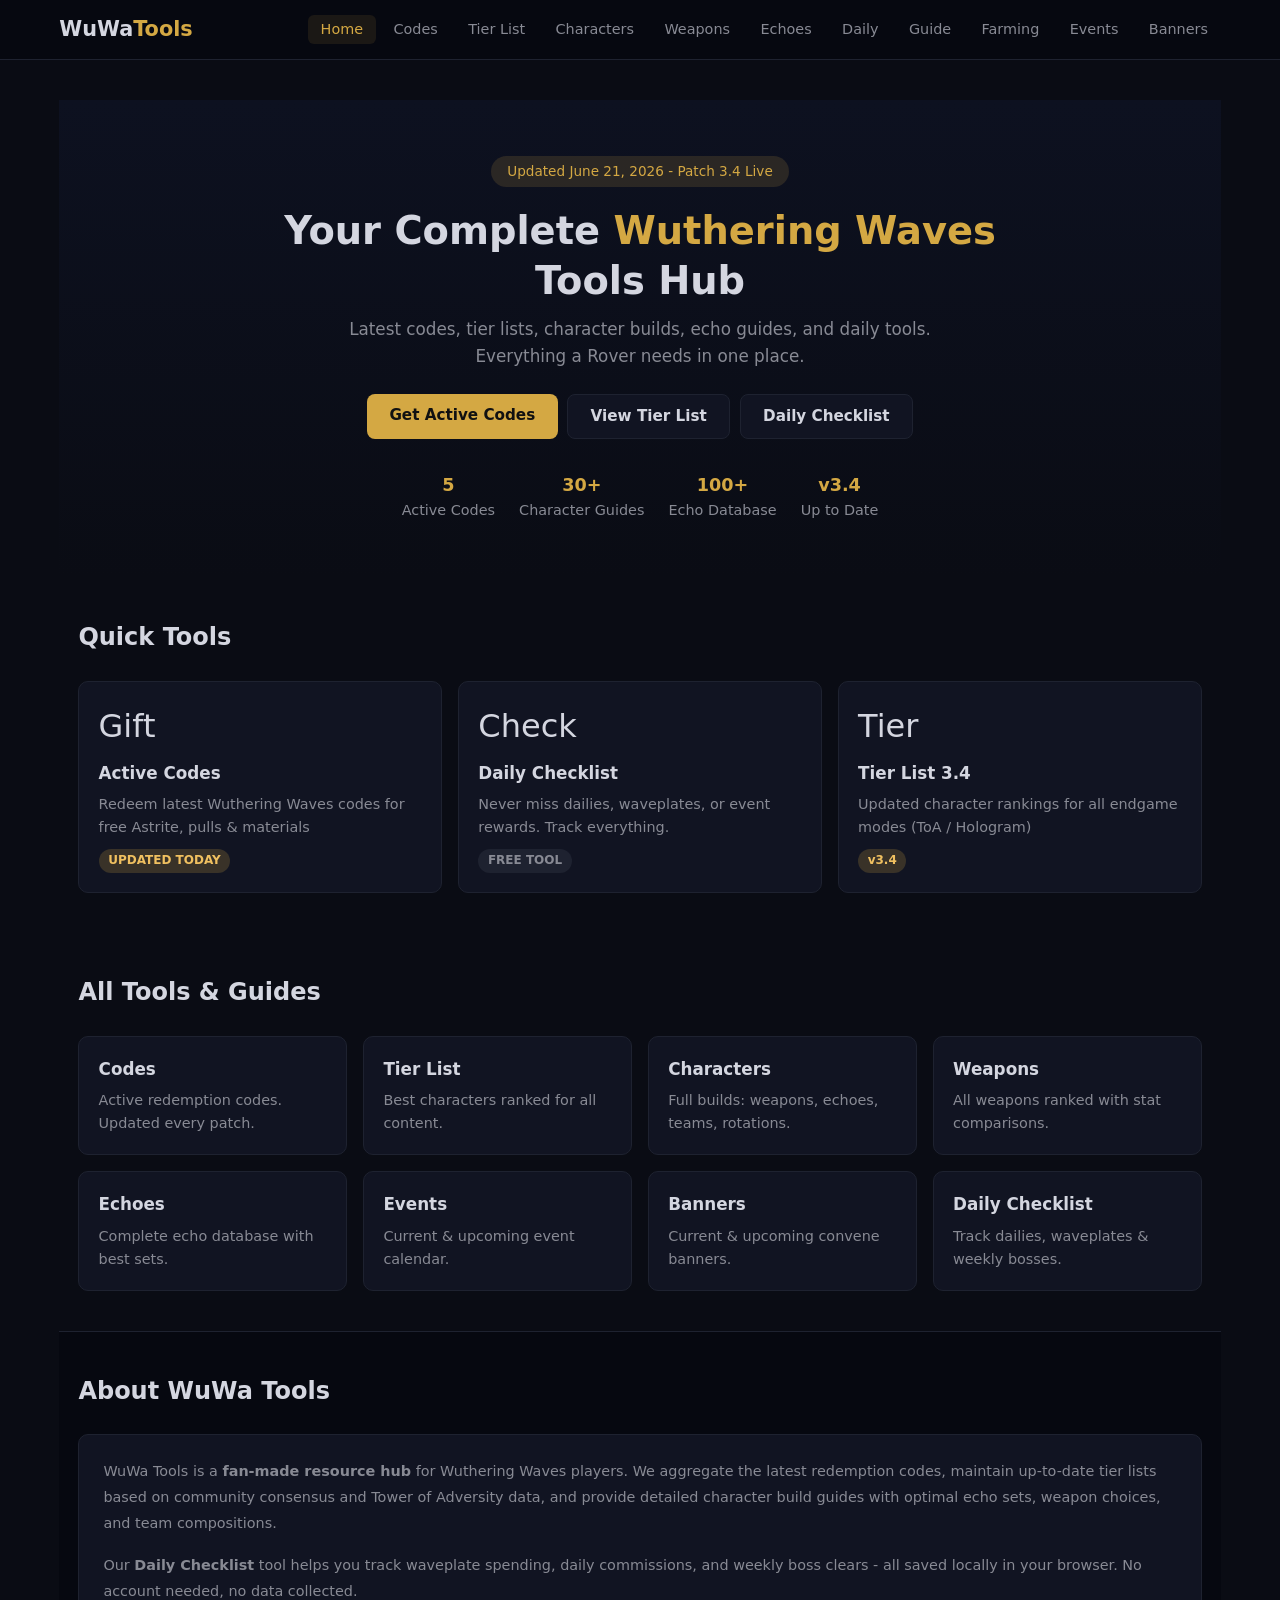
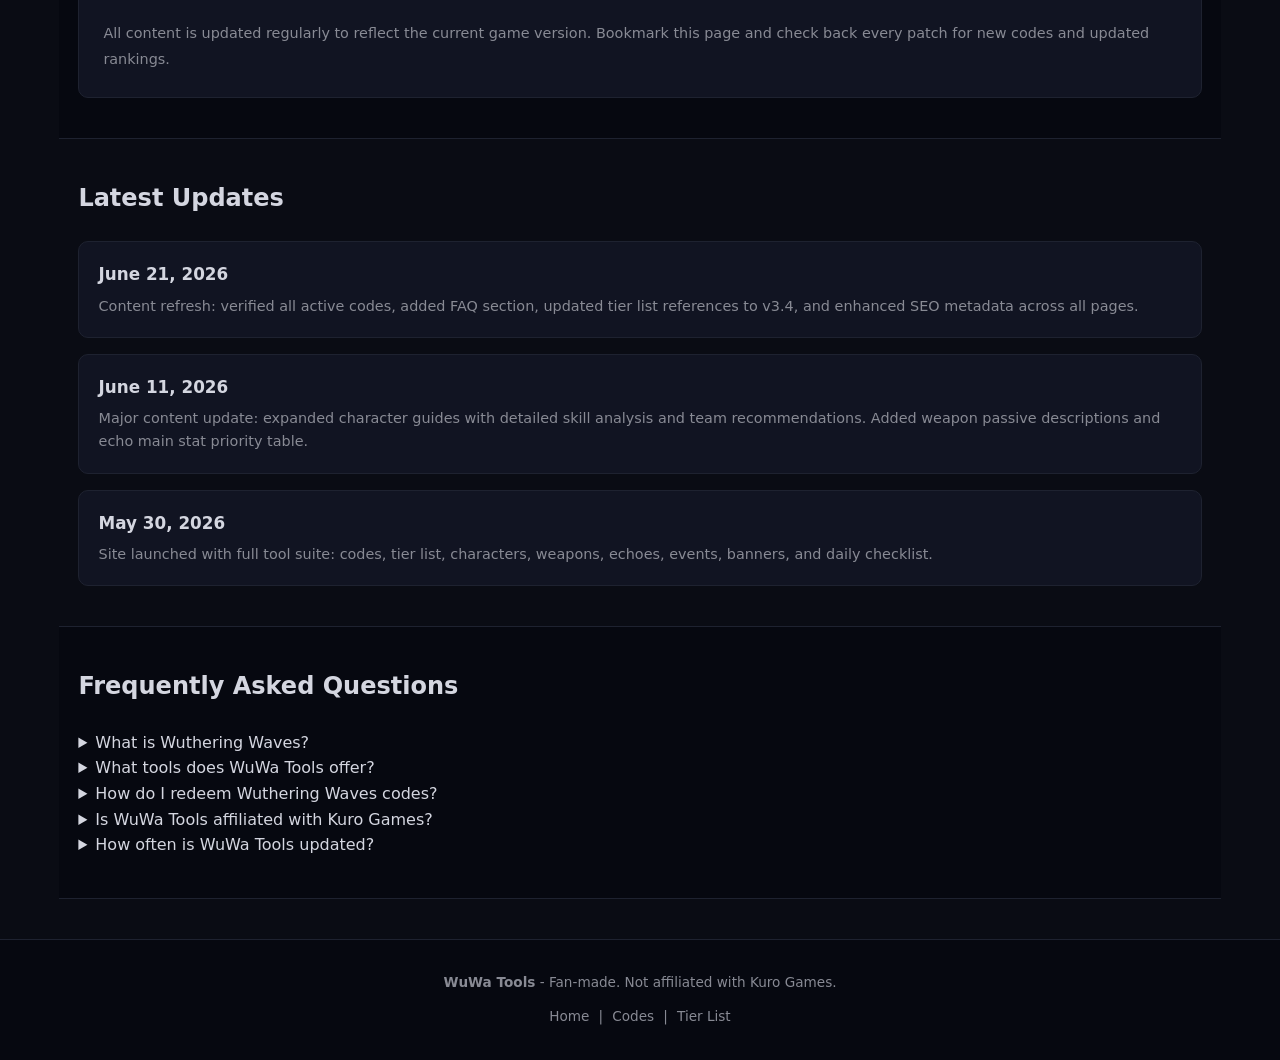
<file: index.html>
<!DOCTYPE html>
<html lang="en">
<head>
    <meta charset="UTF-8">
    <meta name="viewport" content="width=device-width, initial-scale=1.0">
    <link rel="icon" type="image/svg+xml" href="/favicon.svg">
    <meta name="description" content="WuWa Tools Hub - Latest active codes, tier list, character builds, echoes, events and more.">
    <meta property="og:title" content="WuWaTools - Wuthering Waves Codes, Tier List, Echo Database & Daily Checklist">
    <meta property="og:description" content="WuWa Tools Hub - Latest active codes, tier list, character builds, echoes, events and more.">
    <meta property="og:url" content="https://wuwatools.online/index.html">
    <meta property="og:type" content="website">
    <meta name="twitter:card" content="summary_large_image">
    <link rel="canonical" href="https://wuwatools.online/index.html">
    <title>WuWaTools - Wuthering Waves Codes, Tier List, Echo Database & Daily Checklist</title>
    <link rel="stylesheet" href="style.css">
    <script async src="https://pagead2.googlesyndication.com/pagead/js/adsbygoogle.js?client=ca-pub-6874021376358424" crossorigin="anonymous"></script>
</head>
<body>
    <nav class="navbar">
        <div class="nav-container">
            <a href="/" class="logo">WuWa<span class="hl">Tools</span></a>
            <button class="menu-toggle" aria-label="Toggle menu">Menu</button>
            <ul class="nav-links">
                <li><a href="/" class="active">Home</a></li>
<li><a href="codes.html">Codes</a></li>
<li><a href="tier-list.html">Tier List</a></li>
<li><a href="characters.html">Characters</a></li>
<li><a href="weapons.html">Weapons</a></li>
<li><a href="echoes.html">Echoes</a></li>
<li><a href="daily-checklist.html">Daily</a></li>
<li><a href="guide-beginners.html">Guide</a></li>
<li><a href="farming-guide.html">Farming</a></li>
<li><a href="events.html">Events</a></li>
<li><a href="banners.html">Banners</a></li>
            </ul>
        </div>
    </nav>
    <main class="section">

        <section class="hero">
            <div class="hero-content">
                <span class="hero-badge">Updated June 21, 2026 - Patch 3.4 Live</span>
                <h1>Your Complete <span class="hl">Wuthering Waves</span> Tools Hub</h1>
                <p class="hero-sub">Latest codes, tier lists, character builds, echo guides, and daily tools. Everything a Rover needs in one place.</p>
                <div class="hero-cta">
                    <a href="codes.html" class="btn btn-primary">Get Active Codes</a>
                    <a href="tier-list.html" class="btn btn-secondary">View Tier List</a>
                    <a href="daily-checklist.html" class="btn btn-secondary">Daily Checklist</a>
                </div>
                <div class="hero-stats">
                    <div class="stat"><span class="stat-num">5</span> Active Codes</div>
                    <div class="stat"><span class="stat-num">30+</span> Character Guides</div>
                    <div class="stat"><span class="stat-num">100+</span> Echo Database</div>
                    <div class="stat"><span class="stat-num">v3.4</span> Up to Date</div>
                </div>
            </div>
        </section>

        <section class="section">
            <h2 class="section-title">Quick Tools</h2>
            <div class="card-grid grid-3">
                <a href="codes.html" class="card card-link">
                    <div class="card-icon">Gift</div>
                    <h3>Active Codes</h3>
                    <p>Redeem latest Wuthering Waves codes for free Astrite, pulls & materials</p>
                    <span class="card-badge new">UPDATED TODAY</span>
                </a>
                <a href="daily-checklist.html" class="card card-link">
                    <div class="card-icon">Check</div>
                    <h3>Daily Checklist</h3>
                    <p>Never miss dailies, waveplates, or event rewards. Track everything.</p>
                    <span class="card-badge">FREE TOOL</span>
                </a>
                <a href="tier-list.html" class="card card-link">
                    <div class="card-icon">Tier</div>
                    <h3>Tier List 3.4</h3>
                    <p>Updated character rankings for all endgame modes (ToA / Hologram)</p>
                    <span class="card-badge new">v3.4</span>
                </a>
            </div>
        </section>

        <section class="section">
            <h2 class="section-title">All Tools & Guides</h2>
            <div class="card-grid grid-4">
                <a href="codes.html" class="card card-link">
                    <h3>Codes</h3>
                    <p>Active redemption codes. Updated every patch.</p>
                </a>
                <a href="tier-list.html" class="card card-link">
                    <h3>Tier List</h3>
                    <p>Best characters ranked for all content.</p>
                </a>
                <a href="characters.html" class="card card-link">
                    <h3>Characters</h3>
                    <p>Full builds: weapons, echoes, teams, rotations.</p>
                </a>
                <a href="weapons.html" class="card card-link">
                    <h3>Weapons</h3>
                    <p>All weapons ranked with stat comparisons.</p>
                </a>
                <a href="echoes.html" class="card card-link">
                    <h3>Echoes</h3>
                    <p>Complete echo database with best sets.</p>
                </a>
                <a href="events.html" class="card card-link">
                    <h3>Events</h3>
                    <p>Current & upcoming event calendar.</p>
                </a>
                <a href="banners.html" class="card card-link">
                    <h3>Banners</h3>
                    <p>Current & upcoming convene banners.</p>
                </a>
                <a href="daily-checklist.html" class="card card-link">
                    <h3>Daily Checklist</h3>
                    <p>Track dailies, waveplates & weekly bosses.</p>
                </a>
            </div>
        </section>

        <section class="section section-dark">
            <h2 class="section-title">About WuWa Tools</h2>
            <div class="card" style="padding:1.5rem;line-height:1.8;">
                <p>WuWa Tools is a <strong>fan-made resource hub</strong> for Wuthering Waves players. We aggregate the latest redemption codes, maintain up-to-date tier lists based on community consensus and Tower of Adversity data, and provide detailed character build guides with optimal echo sets, weapon choices, and team compositions.</p>
                <p style="margin-top:1rem;">Our <strong>Daily Checklist</strong> tool helps you track waveplate spending, daily commissions, and weekly boss clears - all saved locally in your browser. No account needed, no data collected.</p>
                <p style="margin-top:1rem;">All content is updated regularly to reflect the current game version. Bookmark this page and check back every patch for new codes and updated rankings.</p>
            </div>
        </section>

        <section class="section">
            <h2 class="section-title">Latest Updates</h2>
            <div class="card-grid grid-2">
                <div class="card">
                    <h3>June 21, 2026</h3>
                    <p>Content refresh: verified all active codes, added FAQ section, updated tier list references to v3.4, and enhanced SEO metadata across all pages.</p>
                </div>
                <div class="card">
                    <h3>June 11, 2026</h3>
                    <p>Major content update: expanded character guides with detailed skill analysis and team recommendations. Added weapon passive descriptions and echo main stat priority table.</p>
                </div>
                <div class="card">
                    <h3>May 30, 2026</h3>
                    <p>Site launched with full tool suite: codes, tier list, characters, weapons, echoes, events, banners, and daily checklist.</p>
                </div>
            </div>
        </section>

        <section class="section section-dark">
            <h2 class="section-title">Frequently Asked Questions</h2>
            <div class="faq-list">
                <details class="faq-item"><summary>What is Wuthering Waves?</summary><p>Wuthering Waves is an open-world action RPG developed by Kuro Games. Set in a post-apocalyptic world, players take on the role of a Rover who awakens with the ability to absorb the powers of defeated enemies (Echoes). The game features fast-paced real-time combat, a gacha system for acquiring Resonators (characters) and weapons, and a vast world to explore with puzzles, challenges, and world bosses.</p></details>
                <details class="faq-item"><summary>What tools does WuWa Tools offer?</summary><p>WuWa Tools provides a complete suite of free resources for Wuthering Waves players: active redemption codes updated in real-time, a community-driven tier list ranking all Resonators, detailed character build guides with optimal echo sets and weapon choices, a weapon database with stat comparisons, an echo database with set bonuses and main stat recommendations, a daily checklist for waveplate and commission tracking, and an event/banner calendar.</p></details>
                <details class="faq-item"><summary>How do I redeem Wuthering Waves codes?</summary><p>To redeem codes in Wuthering Waves, open the in-game menu (ESC), go to Settings &gt; Other &gt; Redeem Code, enter your code, and confirm. You can also use the official redemption website. Codes typically expire within 1-2 patches, so redeem them as soon as they're announced. Our codes page is updated live with all working codes.</p></details>
                <details class="faq-item"><summary>Is WuWa Tools affiliated with Kuro Games?</summary><p>No. WuWa Tools is a fan-made community resource and is not officially affiliated with or endorsed by Kuro Games. All game content, images, and trademarks belong to their respective owners.</p></details>
                <details class="faq-item"><summary>How often is WuWa Tools updated?</summary><p>We update the site regularly to reflect the current game version. Codes are updated as soon as new ones are released, typically during livestreams and special events. Tier lists and character guides are refreshed after each major patch or balance change. We monitor official announcements to keep all information current.</p></details>
            </div>
        </section>

    </main>
    <footer>
        <div class="footer-content">
            <p><strong>WuWa Tools</strong> - Fan-made. Not affiliated with Kuro Games.</p>
            <div class="footer-links"><a href="/">Home</a> | <a href="codes.html">Codes</a> | <a href="tier-list.html">Tier List</a></div>
        </div>
    </footer>
    <script src="main.js"></script>
</body>
</html>
</file>
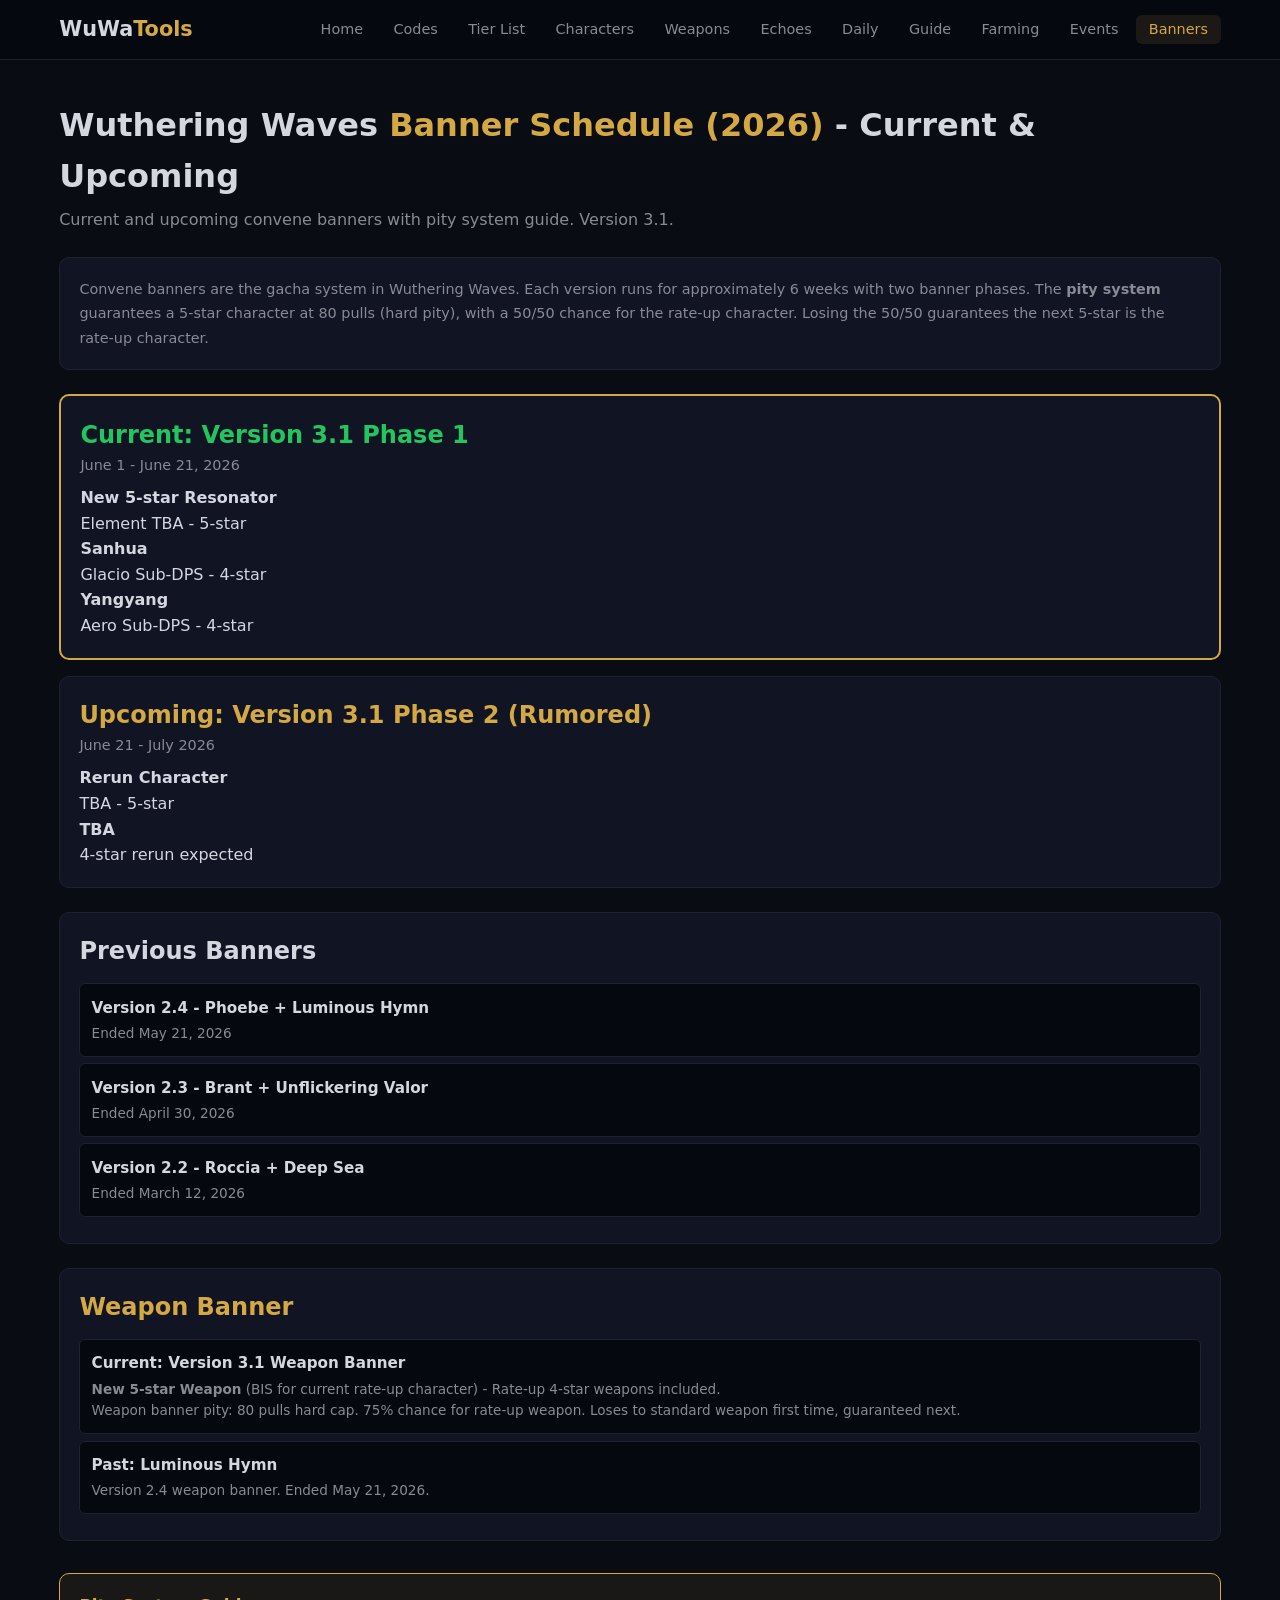
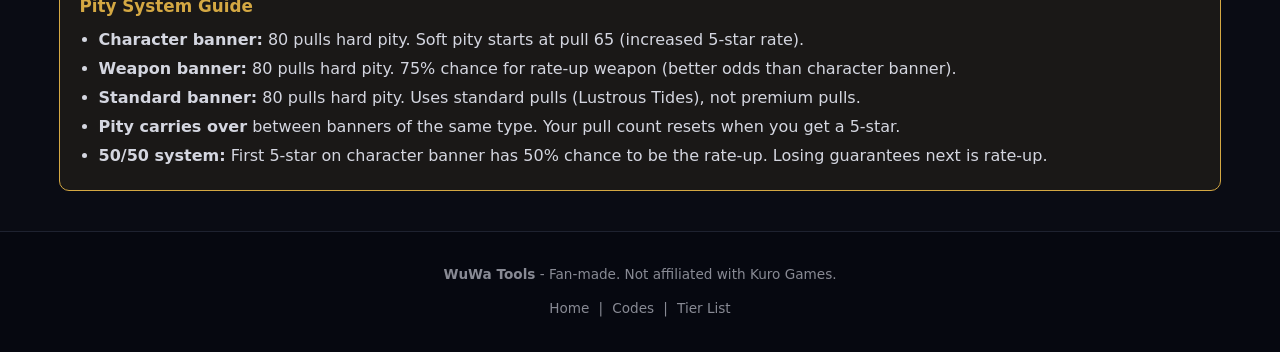
<file: banners.html>
<!DOCTYPE html>
<html lang="en">
<head>
    <meta charset="UTF-8">
    <meta name="viewport" content="width=device-width, initial-scale=1.0">
    <link rel="icon" type="image/svg+xml" href="/favicon.svg">
    <meta name="description" content="Wuthering Waves banner schedule for 2026. Current & upcoming convene banners with pity system guide.">
    <meta property="og:title" content="Wuthering Waves Banner Schedule (2026) - Current & Upcoming Banners">
    <meta property="og:description" content="Wuthering Waves banner schedule for 2026. Current & upcoming convene banners with pity system guide.">
    <meta property="og:url" content="https://wuwatools.online/banners.html">
    <meta property="og:type" content="website">
    <meta name="twitter:card" content="summary_large_image">
    <link rel="canonical" href="https://wuwatools.online/banners.html">
    <title>Wuthering Waves Banner Schedule (2026) - Current & Upcoming Banners</title>
    <link rel="stylesheet" href="style.css">
    <script async src="https://pagead2.googlesyndication.com/pagead/js/adsbygoogle.js?client=ca-pub-6874021376358424" crossorigin="anonymous"></script>
</head>
<body>
    <nav class="navbar">
        <div class="nav-container">
            <a href="/" class="logo">WuWa<span class="hl">Tools</span></a>
            <button class="menu-toggle" aria-label="Toggle menu">Menu</button>
            <ul class="nav-links">
                <li><a href="/">Home</a></li>
<li><a href="codes.html">Codes</a></li>
<li><a href="tier-list.html">Tier List</a></li>
<li><a href="characters.html">Characters</a></li>
<li><a href="weapons.html">Weapons</a></li>
<li><a href="echoes.html">Echoes</a></li>
<li><a href="daily-checklist.html">Daily</a></li>
<li><a href="guide-beginners.html">Guide</a></li>
<li><a href="farming-guide.html">Farming</a></li>
<li><a href="events.html">Events</a></li>
<li><a href="banners.html" class="active">Banners</a></li>
            </ul>
        </div>
    </nav>
    <main class="section">

        <h1 style="font-size:2rem;margin-bottom:0.3rem;">Wuthering Waves <span class="hl">Banner Schedule (2026)</span> - Current & Upcoming</h1>
        <p style="color:var(--text-dim);margin-bottom:1.5rem;">Current and upcoming convene banners with pity system guide. Version 3.1.</p>

        <div class="card" style="margin-bottom:1.5rem;padding:1.2rem;">
            <p style="line-height:1.7;">Convene banners are the gacha system in Wuthering Waves. Each version runs for approximately 6 weeks with two banner phases. The <strong>pity system</strong> guarantees a 5-star character at 80 pulls (hard pity), with a 50/50 chance for the rate-up character. Losing the 50/50 guarantees the next 5-star is the rate-up character.</p>
        </div>

        <div class="card" style="margin-bottom:1rem;border:2px solid var(--hl);">
            <h2 style="color:#22c55e;">Current: Version 3.1 Phase 1</h2>
            <p style="color:var(--text-dim);margin-bottom:0.5rem;">June 1 - June 21, 2026</p>
            <div class="banner-chars">
                <div class="banner-char"><strong>New 5-star Resonator</strong><br>Element TBA - 5-star</div>
                <div class="banner-char"><strong>Sanhua</strong><br>Glacio Sub-DPS - 4-star</div>
                <div class="banner-char"><strong>Yangyang</strong><br>Aero Sub-DPS - 4-star</div>
            </div>
        </div>

        <div class="card" style="margin-bottom:1.5rem;">
            <h2 style="color:var(--hl);">Upcoming: Version 3.1 Phase 2 (Rumored)</h2>
            <p style="color:var(--text-dim);margin-bottom:0.5rem;">June 21 - July 2026</p>
            <div class="banner-chars">
                <div class="banner-char"><strong>Rerun Character</strong><br>TBA - 5-star</div>
                <div class="banner-char"><strong>TBA</strong><br>4-star rerun expected</div>
            </div>
        </div>

        <div class="card" style="margin-bottom:1.5rem;">
            <h2 style="margin-bottom:0.8rem;">Previous Banners</h2>
            <div class="echo-set"><h3>Version 2.4 - Phoebe + Luminous Hymn</h3><p>Ended May 21, 2026</p></div>
            <div class="echo-set"><h3>Version 2.3 - Brant + Unflickering Valor</h3><p>Ended April 30, 2026</p></div>
            <div class="echo-set"><h3>Version 2.2 - Roccia + Deep Sea</h3><p>Ended March 12, 2026</p></div>
        </div>

        <div class="card" style="margin-bottom:1.5rem;">
            <h2 style="color:var(--hl);margin-bottom:0.8rem;">Weapon Banner</h2>
            <div class="echo-set">
                <h3>Current: Version 3.1 Weapon Banner</h3>
                <p><strong>New 5-star Weapon</strong> (BIS for current rate-up character) - Rate-up 4-star weapons included.</p>
                <p style="color:var(--text-dim);">Weapon banner pity: 80 pulls hard cap. 75% chance for rate-up weapon. Loses to standard weapon first time, guaranteed next.</p>
            </div>
            <div class="echo-set">
                <h3>Past: Luminous Hymn</h3>
                <p>Version 2.4 weapon banner. Ended May 21, 2026.</p>
            </div>
        </div>

        <div class="card" style="margin-top:2rem;padding:1.2rem;background:rgba(212,168,67,0.08);border:1px solid var(--hl);">
            <h3 style="color:var(--hl);">Pity System Guide</h3>
            <ul style="line-height:1.8;padding-left:1.2rem;">
                <li><strong>Character banner:</strong> 80 pulls hard pity. Soft pity starts at pull 65 (increased 5-star rate).</li>
                <li><strong>Weapon banner:</strong> 80 pulls hard pity. 75% chance for rate-up weapon (better odds than character banner).</li>
                <li><strong>Standard banner:</strong> 80 pulls hard pity. Uses standard pulls (Lustrous Tides), not premium pulls.</li>
                <li><strong>Pity carries over</strong> between banners of the same type. Your pull count resets when you get a 5-star.</li>
                <li><strong>50/50 system:</strong> First 5-star on character banner has 50% chance to be the rate-up. Losing guarantees next is rate-up.</li>
            </ul>
        </div>

    </main>
    <footer>
        <div class="footer-content">
            <p><strong>WuWa Tools</strong> - Fan-made. Not affiliated with Kuro Games.</p>
            <div class="footer-links"><a href="/">Home</a> | <a href="codes.html">Codes</a> | <a href="tier-list.html">Tier List</a></div>
        </div>
    </footer>
    <script src="main.js"></script>
</body>
</html>
</file>
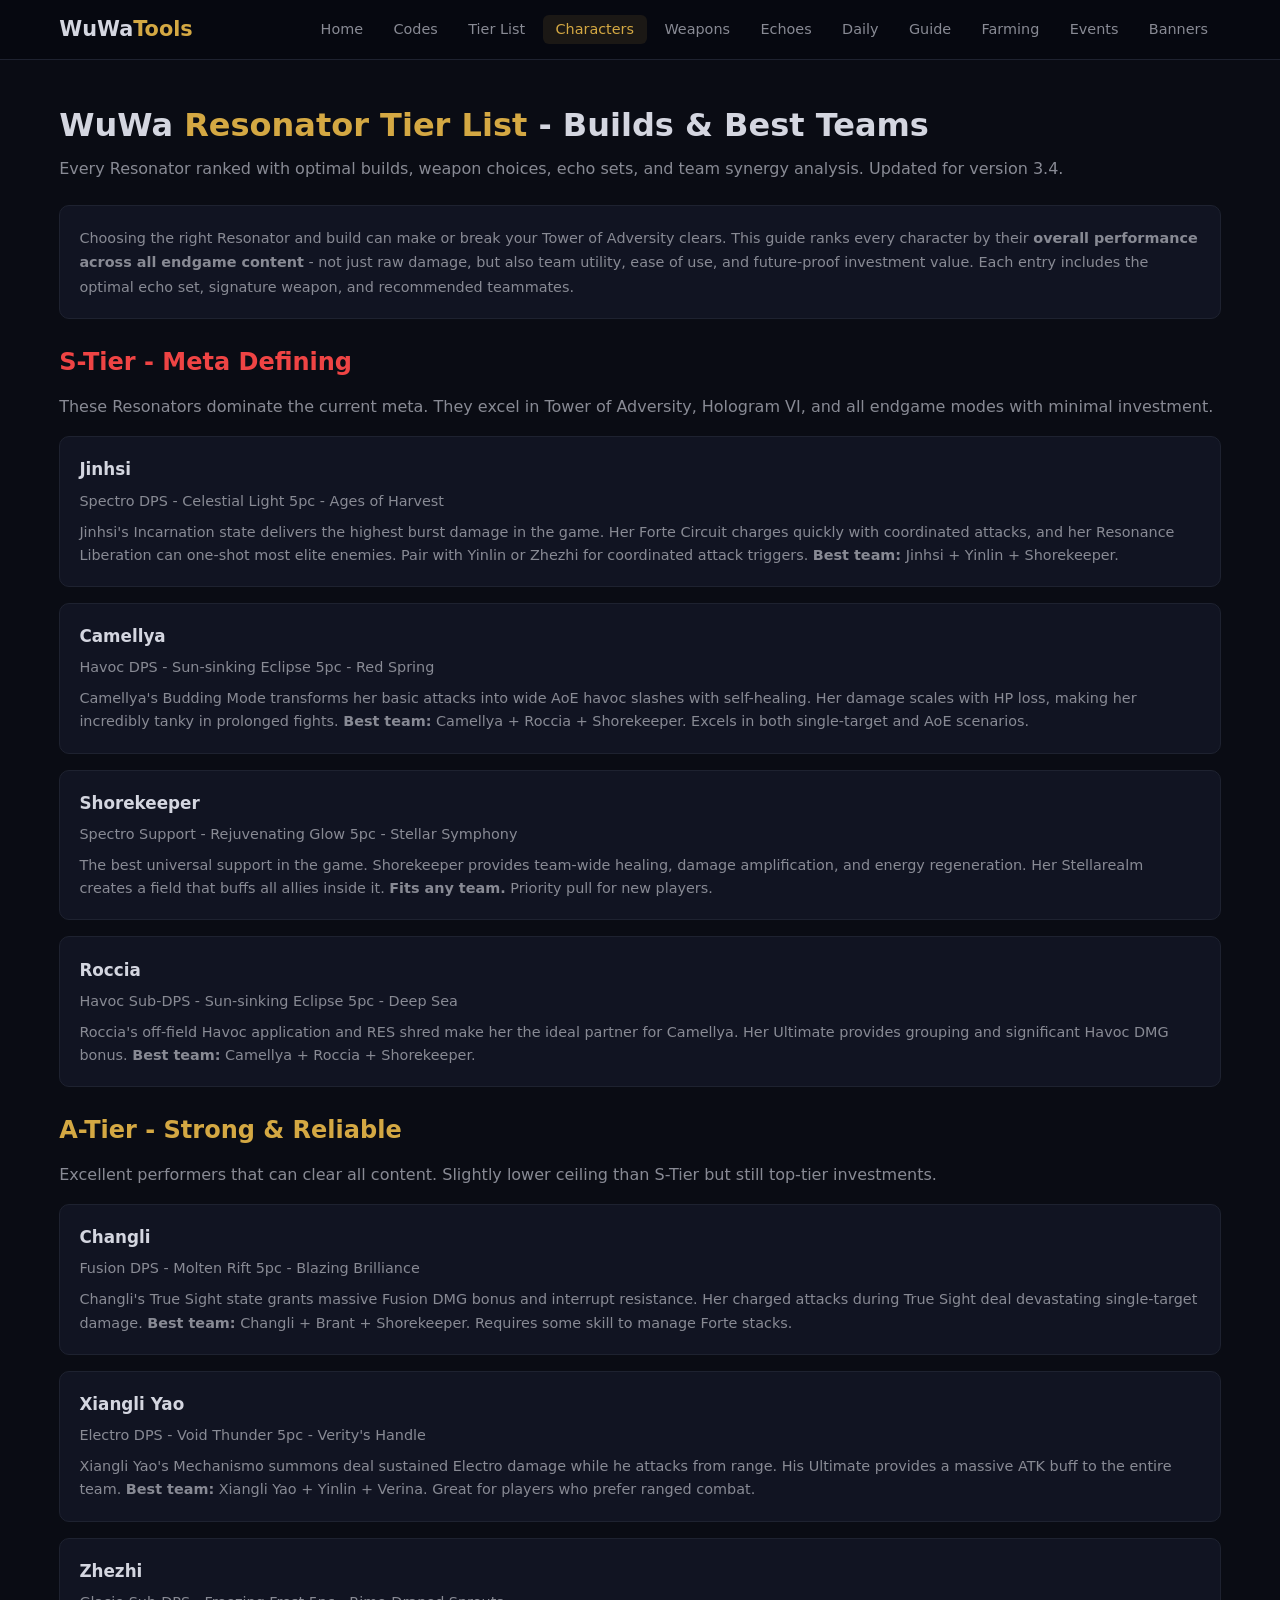
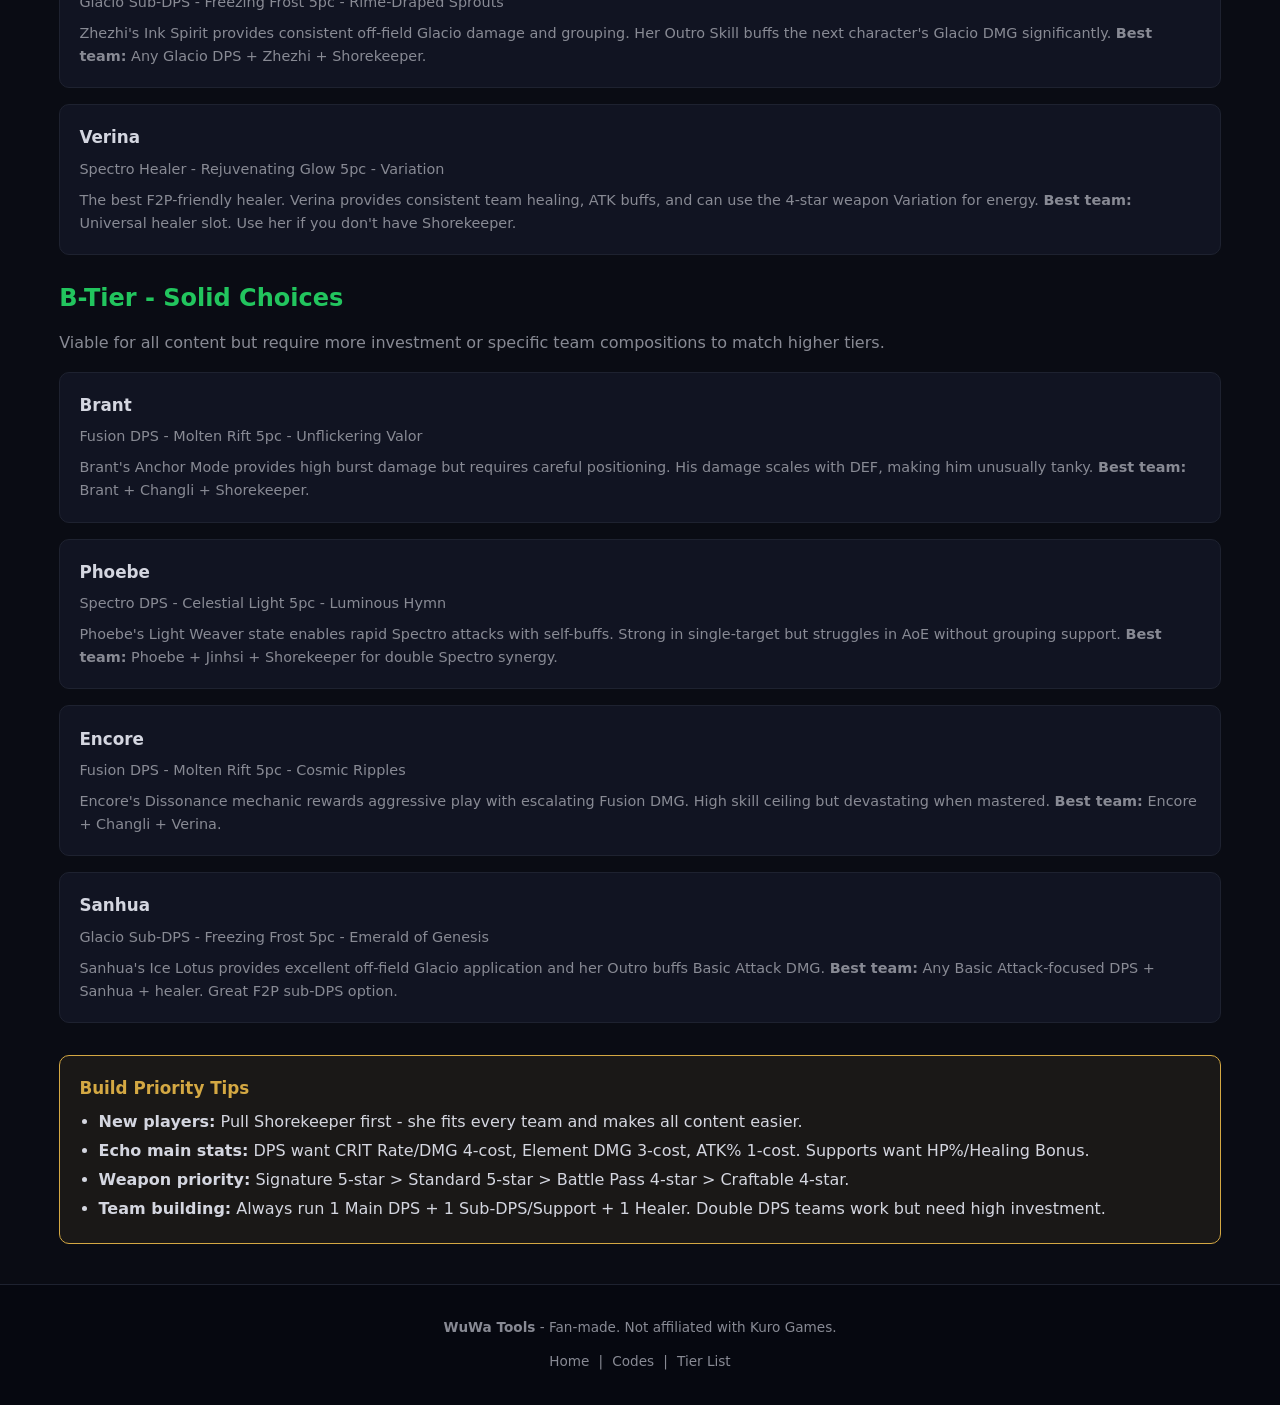
<file: characters.html>
<!DOCTYPE html>
<html lang="en">
<head>
    <meta charset="UTF-8">
    <meta name="viewport" content="width=device-width, initial-scale=1.0">
    <link rel="icon" type="image/svg+xml" href="/favicon.svg">
    <meta name="description" content="Wuthering Waves resonator tier list v3.4 with character builds, best weapons, echo sets & team comps, updated for latest patch.">
    <meta property="og:title" content="Wuthering Waves Resonator Tier List - Character Builds & Best Teams">
    <meta property="og:description" content="Wuthering Waves resonator tier list with character builds, best weapons, echo sets & team comps.">
    <meta property="og:url" content="https://wuwatools.online/characters.html">
    <meta property="og:type" content="website">
    <meta name="twitter:card" content="summary_large_image">
    <link rel="canonical" href="https://wuwatools.online/characters.html">
    <title>Wuthering Waves Resonator Tier List - Character Builds & Best Teams</title>
    <link rel="stylesheet" href="style.css">
    <script async src="https://pagead2.googlesyndication.com/pagead/js/adsbygoogle.js?client=ca-pub-6874021376358424" crossorigin="anonymous"></script>
</head>
<body>
    <nav class="navbar">
        <div class="nav-container">
            <a href="/" class="logo">WuWa<span class="hl">Tools</span></a>
            <button class="menu-toggle" aria-label="Toggle menu">Menu</button>
            <ul class="nav-links">
                <li><a href="/">Home</a></li>
<li><a href="codes.html">Codes</a></li>
<li><a href="tier-list.html">Tier List</a></li>
<li><a href="characters.html" class="active">Characters</a></li>
<li><a href="weapons.html">Weapons</a></li>
<li><a href="echoes.html">Echoes</a></li>
<li><a href="daily-checklist.html">Daily</a></li>
<li><a href="guide-beginners.html">Guide</a></li>
<li><a href="farming-guide.html">Farming</a></li>
<li><a href="events.html">Events</a></li>
<li><a href="banners.html">Banners</a></li>
            </ul>
        </div>
    </nav>
    <main class="section">

        <h1 style="font-size:2rem;margin-bottom:0.3rem;">WuWa <span class="hl">Resonator Tier List</span> - Builds & Best Teams</h1>
        <p style="color:var(--text-dim);margin-bottom:1.5rem;">Every Resonator ranked with optimal builds, weapon choices, echo sets, and team synergy analysis. Updated for version 3.4.</p>
        <div class="card" style="margin-bottom:1.5rem;padding:1.2rem;">
            <p style="line-height:1.7;">Choosing the right Resonator and build can make or break your Tower of Adversity clears. This guide ranks every character by their <strong>overall performance across all endgame content</strong> - not just raw damage, but also team utility, ease of use, and future-proof investment value. Each entry includes the optimal echo set, signature weapon, and recommended teammates.</p>
        </div>
        <h2 style="color:#ef4444;margin-bottom:0.8rem;">S-Tier - Meta Defining</h2>
        <p style="color:var(--text-dim);margin-bottom:1rem;">These Resonators dominate the current meta. They excel in Tower of Adversity, Hologram VI, and all endgame modes with minimal investment.</p>
        <div class="card-grid grid-2" style="margin-bottom:1.5rem;">
            <div class="card"><h3>Jinhsi</h3><p style="color:var(--text-dim);">Spectro DPS - Celestial Light 5pc - Ages of Harvest</p><p style="margin-top:0.5rem;font-size:0.9rem;">Jinhsi's Incarnation state delivers the highest burst damage in the game. Her Forte Circuit charges quickly with coordinated attacks, and her Resonance Liberation can one-shot most elite enemies. Pair with Yinlin or Zhezhi for coordinated attack triggers. <strong>Best team:</strong> Jinhsi + Yinlin + Shorekeeper.</p></div>
            <div class="card"><h3>Camellya</h3><p style="color:var(--text-dim);">Havoc DPS - Sun-sinking Eclipse 5pc - Red Spring</p><p style="margin-top:0.5rem;font-size:0.9rem;">Camellya's Budding Mode transforms her basic attacks into wide AoE havoc slashes with self-healing. Her damage scales with HP loss, making her incredibly tanky in prolonged fights. <strong>Best team:</strong> Camellya + Roccia + Shorekeeper. Excels in both single-target and AoE scenarios.</p></div>
            <div class="card"><h3>Shorekeeper</h3><p style="color:var(--text-dim);">Spectro Support - Rejuvenating Glow 5pc - Stellar Symphony</p><p style="margin-top:0.5rem;font-size:0.9rem;">The best universal support in the game. Shorekeeper provides team-wide healing, damage amplification, and energy regeneration. Her Stellarealm creates a field that buffs all allies inside it. <strong>Fits any team.</strong> Priority pull for new players.</p></div>
            <div class="card"><h3>Roccia</h3><p style="color:var(--text-dim);">Havoc Sub-DPS - Sun-sinking Eclipse 5pc - Deep Sea</p><p style="margin-top:0.5rem;font-size:0.9rem;">Roccia's off-field Havoc application and RES shred make her the ideal partner for Camellya. Her Ultimate provides grouping and significant Havoc DMG bonus. <strong>Best team:</strong> Camellya + Roccia + Shorekeeper.</p></div>
        </div>
        <h2 style="color:var(--hl);margin-bottom:0.8rem;">A-Tier - Strong & Reliable</h2>
        <p style="color:var(--text-dim);margin-bottom:1rem;">Excellent performers that can clear all content. Slightly lower ceiling than S-Tier but still top-tier investments.</p>
        <div class="card-grid grid-2" style="margin-bottom:1.5rem;">
            <div class="card"><h3>Changli</h3><p style="color:var(--text-dim);">Fusion DPS - Molten Rift 5pc - Blazing Brilliance</p><p style="margin-top:0.5rem;font-size:0.9rem;">Changli's True Sight state grants massive Fusion DMG bonus and interrupt resistance. Her charged attacks during True Sight deal devastating single-target damage. <strong>Best team:</strong> Changli + Brant + Shorekeeper. Requires some skill to manage Forte stacks.</p></div>
            <div class="card"><h3>Xiangli Yao</h3><p style="color:var(--text-dim);">Electro DPS - Void Thunder 5pc - Verity's Handle</p><p style="margin-top:0.5rem;font-size:0.9rem;">Xiangli Yao's Mechanismo summons deal sustained Electro damage while he attacks from range. His Ultimate provides a massive ATK buff to the entire team. <strong>Best team:</strong> Xiangli Yao + Yinlin + Verina. Great for players who prefer ranged combat.</p></div>
            <div class="card"><h3>Zhezhi</h3><p style="color:var(--text-dim);">Glacio Sub-DPS - Freezing Frost 5pc - Rime-Draped Sprouts</p><p style="margin-top:0.5rem;font-size:0.9rem;">Zhezhi's Ink Spirit provides consistent off-field Glacio damage and grouping. Her Outro Skill buffs the next character's Glacio DMG significantly. <strong>Best team:</strong> Any Glacio DPS + Zhezhi + Shorekeeper.</p></div>
            <div class="card"><h3>Verina</h3><p style="color:var(--text-dim);">Spectro Healer - Rejuvenating Glow 5pc - Variation</p><p style="margin-top:0.5rem;font-size:0.9rem;">The best F2P-friendly healer. Verina provides consistent team healing, ATK buffs, and can use the 4-star weapon Variation for energy. <strong>Best team:</strong> Universal healer slot. Use her if you don't have Shorekeeper.</p></div>
        </div>
        <h2 style="color:#22c55e;margin-bottom:0.8rem;">B-Tier - Solid Choices</h2>
        <p style="color:var(--text-dim);margin-bottom:1rem;">Viable for all content but require more investment or specific team compositions to match higher tiers.</p>
        <div class="card-grid grid-2" style="margin-bottom:1.5rem;">
            <div class="card"><h3>Brant</h3><p style="color:var(--text-dim);">Fusion DPS - Molten Rift 5pc - Unflickering Valor</p><p style="margin-top:0.5rem;font-size:0.9rem;">Brant's Anchor Mode provides high burst damage but requires careful positioning. His damage scales with DEF, making him unusually tanky. <strong>Best team:</strong> Brant + Changli + Shorekeeper.</p></div>
            <div class="card"><h3>Phoebe</h3><p style="color:var(--text-dim);">Spectro DPS - Celestial Light 5pc - Luminous Hymn</p><p style="margin-top:0.5rem;font-size:0.9rem;">Phoebe's Light Weaver state enables rapid Spectro attacks with self-buffs. Strong in single-target but struggles in AoE without grouping support. <strong>Best team:</strong> Phoebe + Jinhsi + Shorekeeper for double Spectro synergy.</p></div>
            <div class="card"><h3>Encore</h3><p style="color:var(--text-dim);">Fusion DPS - Molten Rift 5pc - Cosmic Ripples</p><p style="margin-top:0.5rem;font-size:0.9rem;">Encore's Dissonance mechanic rewards aggressive play with escalating Fusion DMG. High skill ceiling but devastating when mastered. <strong>Best team:</strong> Encore + Changli + Verina.</p></div>
            <div class="card"><h3>Sanhua</h3><p style="color:var(--text-dim);">Glacio Sub-DPS - Freezing Frost 5pc - Emerald of Genesis</p><p style="margin-top:0.5rem;font-size:0.9rem;">Sanhua's Ice Lotus provides excellent off-field Glacio application and her Outro buffs Basic Attack DMG. <strong>Best team:</strong> Any Basic Attack-focused DPS + Sanhua + healer. Great F2P sub-DPS option.</p></div>
        </div>
        <div class="card" style="margin-top:2rem;padding:1.2rem;background:rgba(212,168,67,0.08);border:1px solid var(--hl);">
            <h3 style="color:var(--hl);">Build Priority Tips</h3>
            <ul style="line-height:1.8;padding-left:1.2rem;">
                <li><strong>New players:</strong> Pull Shorekeeper first - she fits every team and makes all content easier.</li>
                <li><strong>Echo main stats:</strong> DPS want CRIT Rate/DMG 4-cost, Element DMG 3-cost, ATK% 1-cost. Supports want HP%/Healing Bonus.</li>
                <li><strong>Weapon priority:</strong> Signature 5-star > Standard 5-star > Battle Pass 4-star > Craftable 4-star.</li>
                <li><strong>Team building:</strong> Always run 1 Main DPS + 1 Sub-DPS/Support + 1 Healer. Double DPS teams work but need high investment.</li>
            </ul>
        </div>

    </main>
    <footer>
        <div class="footer-content">
            <p><strong>WuWa Tools</strong> - Fan-made. Not affiliated with Kuro Games.</p>
            <div class="footer-links"><a href="/">Home</a> | <a href="codes.html">Codes</a> | <a href="tier-list.html">Tier List</a></div>
        </div>
    </footer>
    <script src="main.js"></script>
</body>
</html>
</file>
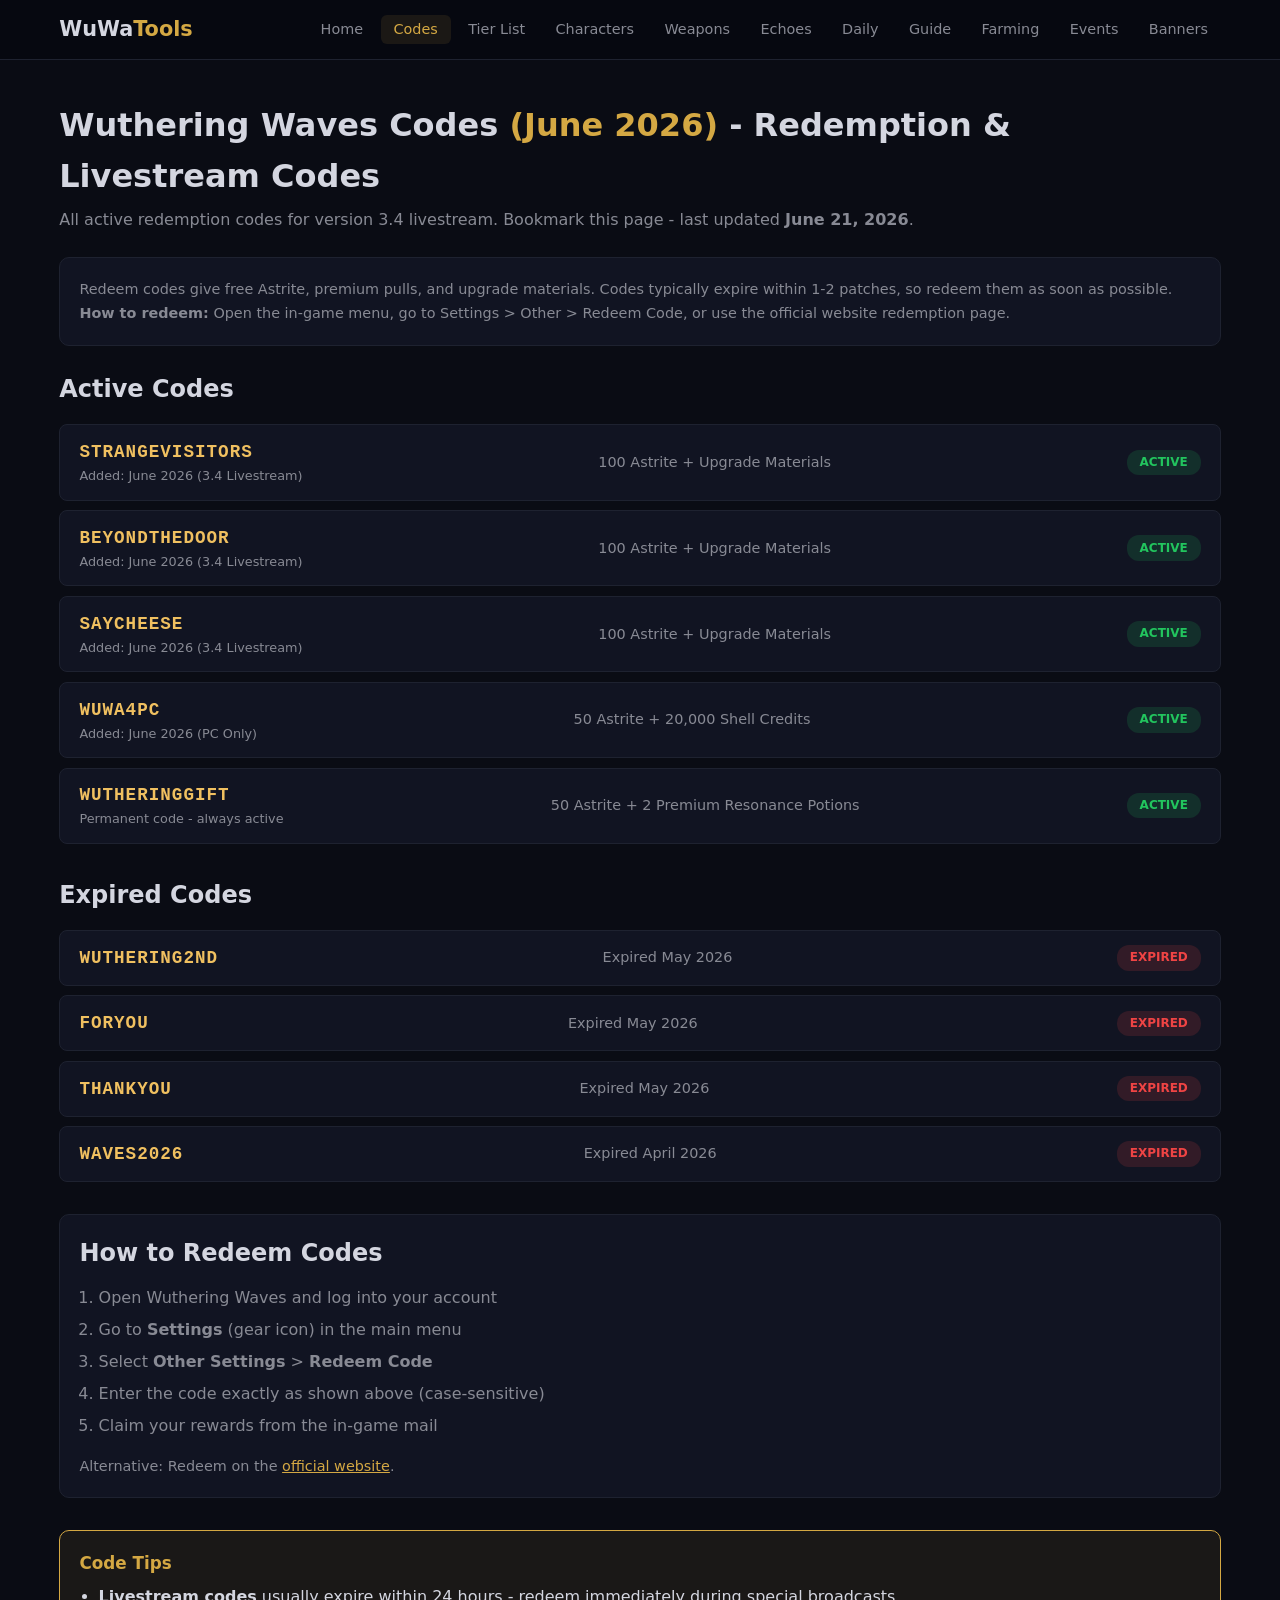
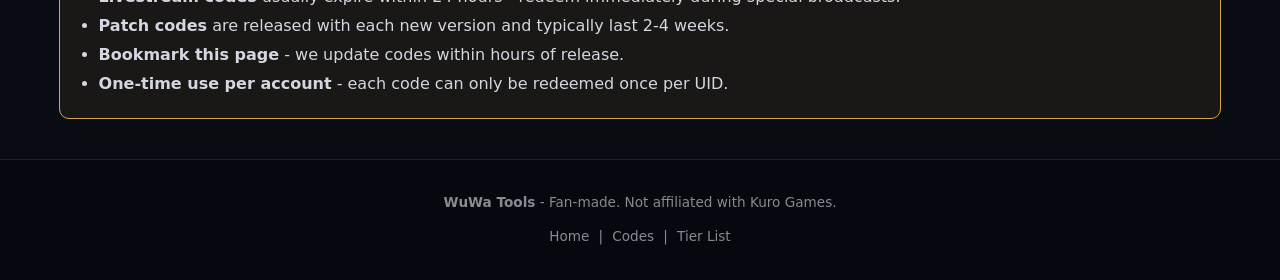
<file: codes.html>
<!DOCTYPE html>
<html lang="en">
<head>
    <meta charset="UTF-8">
    <meta name="viewport" content="width=device-width, initial-scale=1.0">
    <link rel="icon" type="image/svg+xml" href="/favicon.svg">
    <meta name="description" content="All working Wuthering Waves redeem codes & livestream codes for June 2026. One-click copy. Updated daily.">
    <meta property="og:title" content="Wuthering Waves Codes (June 2026) - Active Redemption & Livestream Codes">
    <meta property="og:description" content="All working Wuthering Waves redeem codes & livestream codes for June 2026. One-click copy. Updated daily.">
    <meta property="og:url" content="https://wuwatools.online/codes.html">
    <meta property="og:type" content="website">
    <meta name="twitter:card" content="summary_large_image">
    <link rel="canonical" href="https://wuwatools.online/codes.html">
    <title>Wuthering Waves Codes (June 2026) - Active Redemption & Livestream Codes</title>
    <link rel="stylesheet" href="style.css">
    <script async src="https://pagead2.googlesyndication.com/pagead/js/adsbygoogle.js?client=ca-pub-6874021376358424" crossorigin="anonymous"></script>
</head>
<body>
    <nav class="navbar">
        <div class="nav-container">
            <a href="/" class="logo">WuWa<span class="hl">Tools</span></a>
            <button class="menu-toggle" aria-label="Toggle menu">Menu</button>
            <ul class="nav-links">
                <li><a href="/">Home</a></li>
<li><a href="codes.html" class="active">Codes</a></li>
<li><a href="tier-list.html">Tier List</a></li>
<li><a href="characters.html">Characters</a></li>
<li><a href="weapons.html">Weapons</a></li>
<li><a href="echoes.html">Echoes</a></li>
<li><a href="daily-checklist.html">Daily</a></li>
<li><a href="guide-beginners.html">Guide</a></li>
<li><a href="farming-guide.html">Farming</a></li>
<li><a href="events.html">Events</a></li>
<li><a href="banners.html">Banners</a></li>
            </ul>
        </div>
    </nav>
    <main class="section">

        <h1 style="font-size:2rem;margin-bottom:0.3rem;">Wuthering Waves Codes <span class="hl">(June 2026)</span> - Redemption & Livestream Codes</h1>
        <p style="color:var(--text-dim);margin-bottom:1.5rem;">All active redemption codes for version 3.4 livestream. Bookmark this page - last updated <strong>June 21, 2026</strong>.</p>

        <div class="card" style="margin-bottom:1.5rem;padding:1.2rem;">
            <p style="line-height:1.7;">Redeem codes give free Astrite, premium pulls, and upgrade materials. Codes typically expire within 1-2 patches, so redeem them as soon as possible. <strong>How to redeem:</strong> Open the in-game menu, go to Settings > Other > Redeem Code, or use the official website redemption page.</p>
        </div>

        <h2 style="margin-bottom:1rem;">Active Codes</h2>
        <div class="code-list" style="margin-bottom:2rem;">
            <div class="code-item active">
                <div>
                    <span class="code-text">STRANGEVISITORS</span>
                    <p style="color:var(--text-dim);font-size:0.8rem;">Added: June 2026 (3.4 Livestream)</p>
                </div>
                <span class="code-reward">100 Astrite + Upgrade Materials</span>
                <span class="code-status status-live">ACTIVE</span>
            </div>
            <div class="code-item active">
                <div>
                    <span class="code-text">BEYONDTHEDOOR</span>
                    <p style="color:var(--text-dim);font-size:0.8rem;">Added: June 2026 (3.4 Livestream)</p>
                </div>
                <span class="code-reward">100 Astrite + Upgrade Materials</span>
                <span class="code-status status-live">ACTIVE</span>
            </div>
            <div class="code-item active">
                <div>
                    <span class="code-text">SAYCHEESE</span>
                    <p style="color:var(--text-dim);font-size:0.8rem;">Added: June 2026 (3.4 Livestream)</p>
                </div>
                <span class="code-reward">100 Astrite + Upgrade Materials</span>
                <span class="code-status status-live">ACTIVE</span>
            </div>
            <div class="code-item active">
                <div>
                    <span class="code-text">WUWA4PC</span>
                    <p style="color:var(--text-dim);font-size:0.8rem;">Added: June 2026 (PC Only)</p>
                </div>
                <span class="code-reward">50 Astrite + 20,000 Shell Credits</span>
                <span class="code-status status-live">ACTIVE</span>
            </div>
            <div class="code-item active">
                <div>
                    <span class="code-text">WUTHERINGGIFT</span>
                    <p style="color:var(--text-dim);font-size:0.8rem;">Permanent code - always active</p>
                </div>
                <span class="code-reward">50 Astrite + 2 Premium Resonance Potions</span>
                <span class="code-status status-live">ACTIVE</span>
            </div>
        </div>

        <h2 style="margin-bottom:1rem;">Expired Codes</h2>
        <div class="code-list" style="margin-bottom:2rem;">
            <div class="code-item expired">
                <div><span class="code-text">WUTHERING2ND</span></div>
                <span class="code-reward">Expired May 2026</span>
                <span class="code-status status-expired">EXPIRED</span>
            </div>
            <div class="code-item expired">
                <div><span class="code-text">FORYOU</span></div>
                <span class="code-reward">Expired May 2026</span>
                <span class="code-status status-expired">EXPIRED</span>
            </div>
            <div class="code-item expired">
                <div><span class="code-text">THANKYOU</span></div>
                <span class="code-reward">Expired May 2026</span>
                <span class="code-status status-expired">EXPIRED</span>
            </div>
            <div class="code-item expired">
                <div><span class="code-text">WAVES2026</span></div>
                <span class="code-reward">Expired April 2026</span>
                <span class="code-status status-expired">EXPIRED</span>
            </div>
        </div>

        <div class="card" style="margin-bottom:1.5rem;padding:1.2rem;">
            <h2 style="margin-bottom:0.8rem;">How to Redeem Codes</h2>
            <ol style="padding-left:1.2rem;color:var(--text-dim);display:flex;flex-direction:column;gap:0.4rem;">
                <li>Open Wuthering Waves and log into your account</li>
                <li>Go to <strong>Settings</strong> (gear icon) in the main menu</li>
                <li>Select <strong>Other Settings</strong> > <strong>Redeem Code</strong></li>
                <li>Enter the code exactly as shown above (case-sensitive)</li>
                <li>Claim your rewards from the in-game mail</li>
            </ol>
            <p style="margin-top:1rem;color:var(--text-dim);">Alternative: Redeem on the <a href="https://wutheringwaves.kurogames.com/en/" style="color:var(--hl);">official website</a>.</p>
        </div>

        <div class="card" style="margin-top:2rem;padding:1.2rem;background:rgba(212,168,67,0.08);border:1px solid var(--hl);">
            <h3 style="color:var(--hl);">Code Tips</h3>
            <ul style="line-height:1.8;padding-left:1.2rem;">
                <li><strong>Livestream codes</strong> usually expire within 24 hours - redeem immediately during special broadcasts.</li>
                <li><strong>Patch codes</strong> are released with each new version and typically last 2-4 weeks.</li>
                <li><strong>Bookmark this page</strong> - we update codes within hours of release.</li>
                <li><strong>One-time use per account</strong> - each code can only be redeemed once per UID.</li>
            </ul>
        </div>

    </main>
    <footer>
        <div class="footer-content">
            <p><strong>WuWa Tools</strong> - Fan-made. Not affiliated with Kuro Games.</p>
            <div class="footer-links"><a href="/">Home</a> | <a href="codes.html">Codes</a> | <a href="tier-list.html">Tier List</a></div>
        </div>
    </footer>
    <script src="main.js"></script>
</body>
</html>
</file>
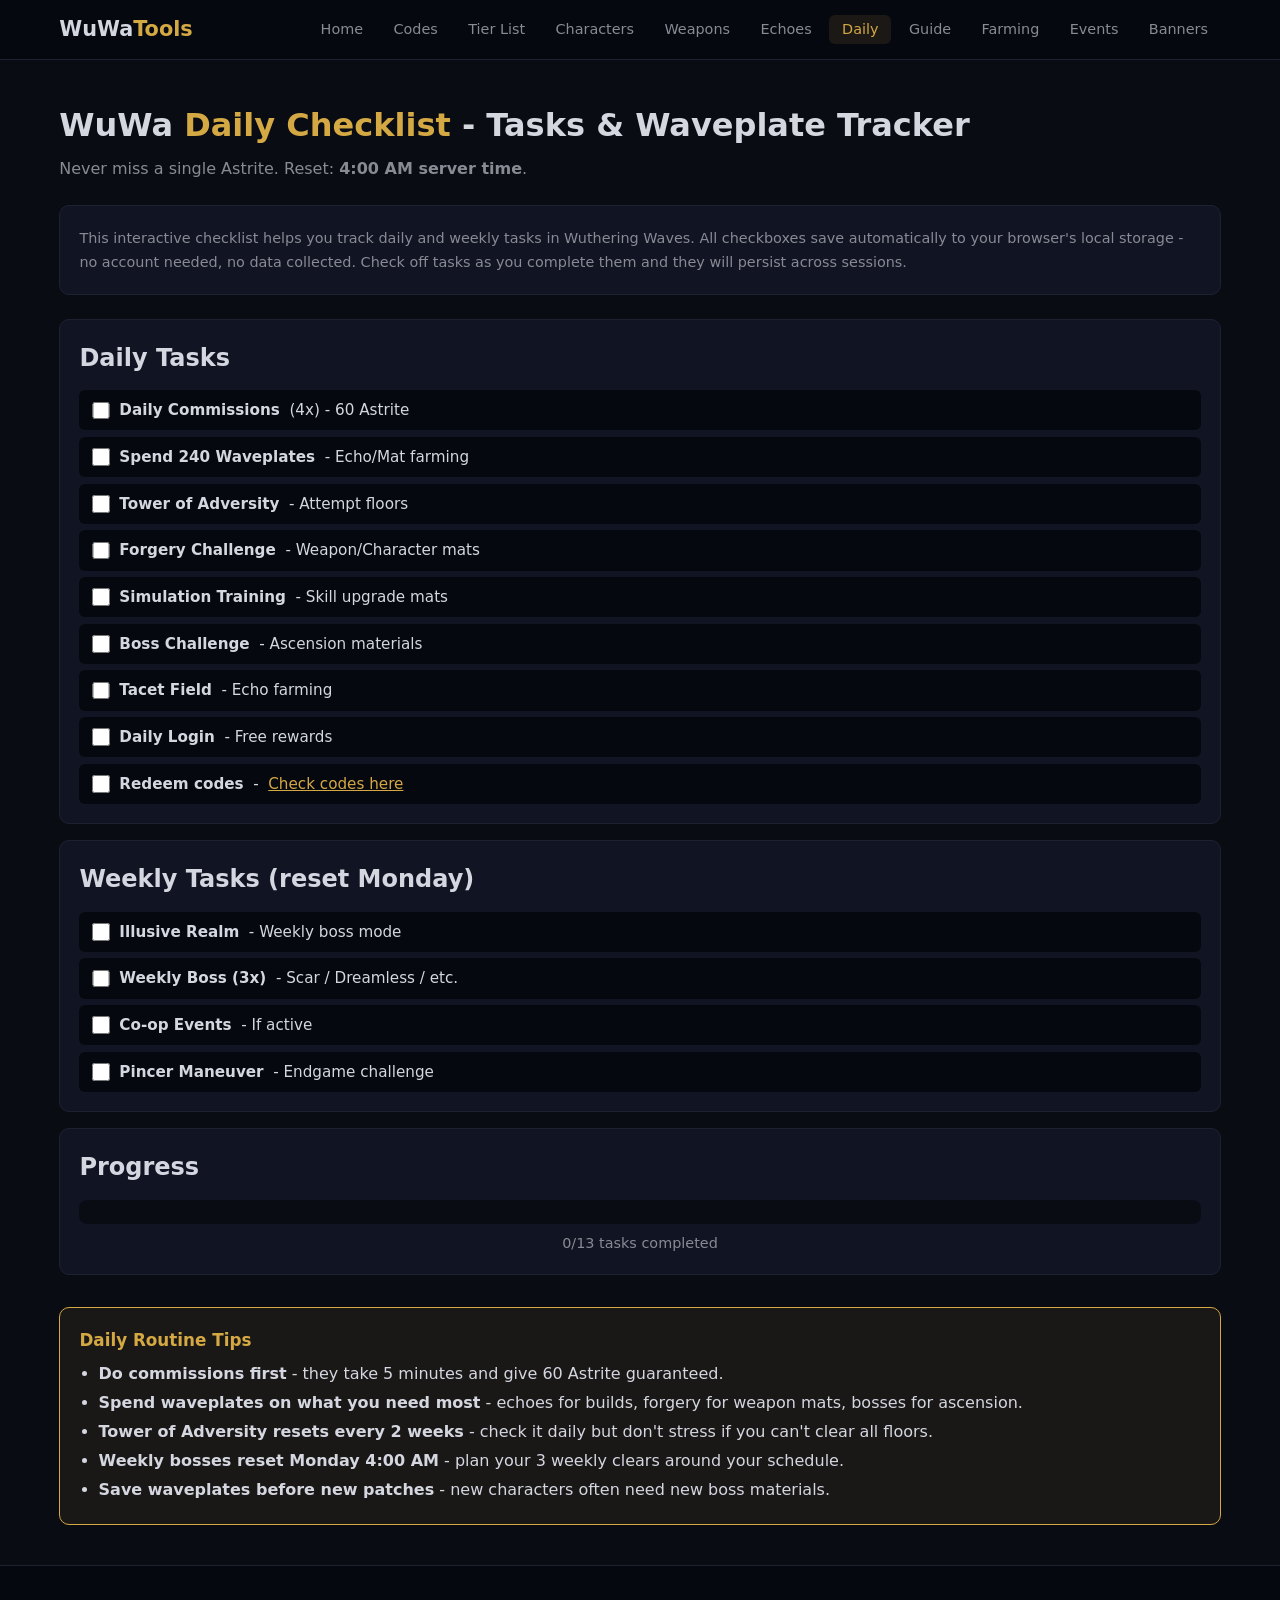
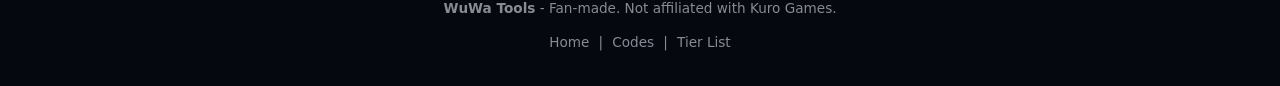
<file: daily-checklist.html>
<!DOCTYPE html>
<html lang="en">
<head>
    <meta charset="UTF-8">
    <meta name="viewport" content="width=device-width, initial-scale=1.0">
    <link rel="icon" type="image/svg+xml" href="/favicon.svg">
    <meta name="description" content="Wuthering Waves daily checklist tracker. Never miss daily tasks, waveplates or rewards. Saves locally.">
    <meta property="og:title" content="Wuthering Waves Daily Checklist - Daily Tasks & Waveplate Tracker">
    <meta property="og:description" content="Wuthering Waves daily checklist tracker. Never miss daily tasks, waveplates or rewards. Saves locally.">
    <meta property="og:url" content="https://wuwatools.online/daily-checklist.html">
    <meta property="og:type" content="website">
    <meta name="twitter:card" content="summary_large_image">
    <link rel="canonical" href="https://wuwatools.online/daily-checklist.html">
    <title>Wuthering Waves Daily Checklist - Daily Tasks & Waveplate Tracker</title>
    <link rel="stylesheet" href="style.css">
    <script async src="https://pagead2.googlesyndication.com/pagead/js/adsbygoogle.js?client=ca-pub-6874021376358424" crossorigin="anonymous"></script>
</head>
<body>
    <nav class="navbar">
        <div class="nav-container">
            <a href="/" class="logo">WuWa<span class="hl">Tools</span></a>
            <button class="menu-toggle" aria-label="Toggle menu">Menu</button>
            <ul class="nav-links">
                <li><a href="/">Home</a></li>
<li><a href="codes.html">Codes</a></li>
<li><a href="tier-list.html">Tier List</a></li>
<li><a href="characters.html">Characters</a></li>
<li><a href="weapons.html">Weapons</a></li>
<li><a href="echoes.html">Echoes</a></li>
<li><a href="daily-checklist.html" class="active">Daily</a></li>
<li><a href="guide-beginners.html">Guide</a></li>
<li><a href="farming-guide.html">Farming</a></li>
<li><a href="events.html">Events</a></li>
<li><a href="banners.html">Banners</a></li>
            </ul>
        </div>
    </nav>
    <main class="section">

        <h1 style="font-size:2rem;margin-bottom:0.3rem;">WuWa <span class="hl">Daily Checklist</span> - Tasks & Waveplate Tracker</h1>
        <p style="color:var(--text-dim);margin-bottom:1.5rem;">Never miss a single Astrite. Reset: <strong>4:00 AM server time</strong>.</p>

        <div class="card" style="margin-bottom:1.5rem;padding:1.2rem;">
            <p style="line-height:1.7;">This interactive checklist helps you track daily and weekly tasks in Wuthering Waves. All checkboxes save automatically to your browser's local storage - no account needed, no data collected. Check off tasks as you complete them and they will persist across sessions.</p>
        </div>

        <div class="card" style="margin-bottom:1rem;">
            <h2 style="margin-bottom:0.8rem;">Daily Tasks</h2>
            <div class="checklist" id="daily">
                <label class="check-item"><input type="checkbox" onchange="saveChecks()"> <strong>Daily Commissions</strong> (4x) - 60 Astrite</label>
                <label class="check-item"><input type="checkbox" onchange="saveChecks()"> <strong>Spend 240 Waveplates</strong> - Echo/Mat farming</label>
                <label class="check-item"><input type="checkbox" onchange="saveChecks()"> <strong>Tower of Adversity</strong> - Attempt floors</label>
                <label class="check-item"><input type="checkbox" onchange="saveChecks()"> <strong>Forgery Challenge</strong> - Weapon/Character mats</label>
                <label class="check-item"><input type="checkbox" onchange="saveChecks()"> <strong>Simulation Training</strong> - Skill upgrade mats</label>
                <label class="check-item"><input type="checkbox" onchange="saveChecks()"> <strong>Boss Challenge</strong> - Ascension materials</label>
                <label class="check-item"><input type="checkbox" onchange="saveChecks()"> <strong>Tacet Field</strong> - Echo farming</label>
                <label class="check-item"><input type="checkbox" onchange="saveChecks()"> <strong>Daily Login</strong> - Free rewards</label>
                <label class="check-item"><input type="checkbox" onchange="saveChecks()"> <strong>Redeem codes</strong> - <a href="codes.html" style="color:var(--hl);">Check codes here</a></label>
            </div>
        </div>

        <div class="card" style="margin-bottom:1rem;">
            <h2 style="margin-bottom:0.8rem;">Weekly Tasks (reset Monday)</h2>
            <div class="checklist" id="weekly">
                <label class="check-item"><input type="checkbox" onchange="saveChecks()" data-weekly> <strong>Illusive Realm</strong> - Weekly boss mode</label>
                <label class="check-item"><input type="checkbox" onchange="saveChecks()" data-weekly> <strong>Weekly Boss (3x)</strong> - Scar / Dreamless / etc.</label>
                <label class="check-item"><input type="checkbox" onchange="saveChecks()" data-weekly> <strong>Co-op Events</strong> - If active</label>
                <label class="check-item"><input type="checkbox" onchange="saveChecks()" data-weekly> <strong>Pincer Maneuver</strong> - Endgame challenge</label>
            </div>
        </div>

        <div class="card" style="margin-bottom:1rem;">
            <h2 style="margin-bottom:0.8rem;">Progress</h2>
            <div class="progress-bar" style="background:var(--bg);border-radius:8px;height:24px;overflow:hidden;margin-bottom:0.5rem;">
                <div id="progress-fill" style="background:var(--hl);height:100%;width:0%;transition:width 0.3s;"></div>
            </div>
            <p id="progress-text" style="text-align:center;color:var(--text-dim);">0/13 tasks completed</p>
        </div>

        <div class="card" style="margin-top:2rem;padding:1.2rem;background:rgba(212,168,67,0.08);border:1px solid var(--hl);">
            <h3 style="color:var(--hl);">Daily Routine Tips</h3>
            <ul style="line-height:1.8;padding-left:1.2rem;">
                <li><strong>Do commissions first</strong> - they take 5 minutes and give 60 Astrite guaranteed.</li>
                <li><strong>Spend waveplates on what you need most</strong> - echoes for builds, forgery for weapon mats, bosses for ascension.</li>
                <li><strong>Tower of Adversity resets every 2 weeks</strong> - check it daily but don't stress if you can't clear all floors.</li>
                <li><strong>Weekly bosses reset Monday 4:00 AM</strong> - plan your 3 weekly clears around your schedule.</li>
                <li><strong>Save waveplates before new patches</strong> - new characters often need new boss materials.</li>
            </ul>
        </div>

    </main>
    <footer>
        <div class="footer-content">
            <p><strong>WuWa Tools</strong> - Fan-made. Not affiliated with Kuro Games.</p>
            <div class="footer-links"><a href="/">Home</a> | <a href="codes.html">Codes</a> | <a href="tier-list.html">Tier List</a></div>
        </div>
    </footer>
    <script src="main.js"></script>
</body>
</html>
</file>
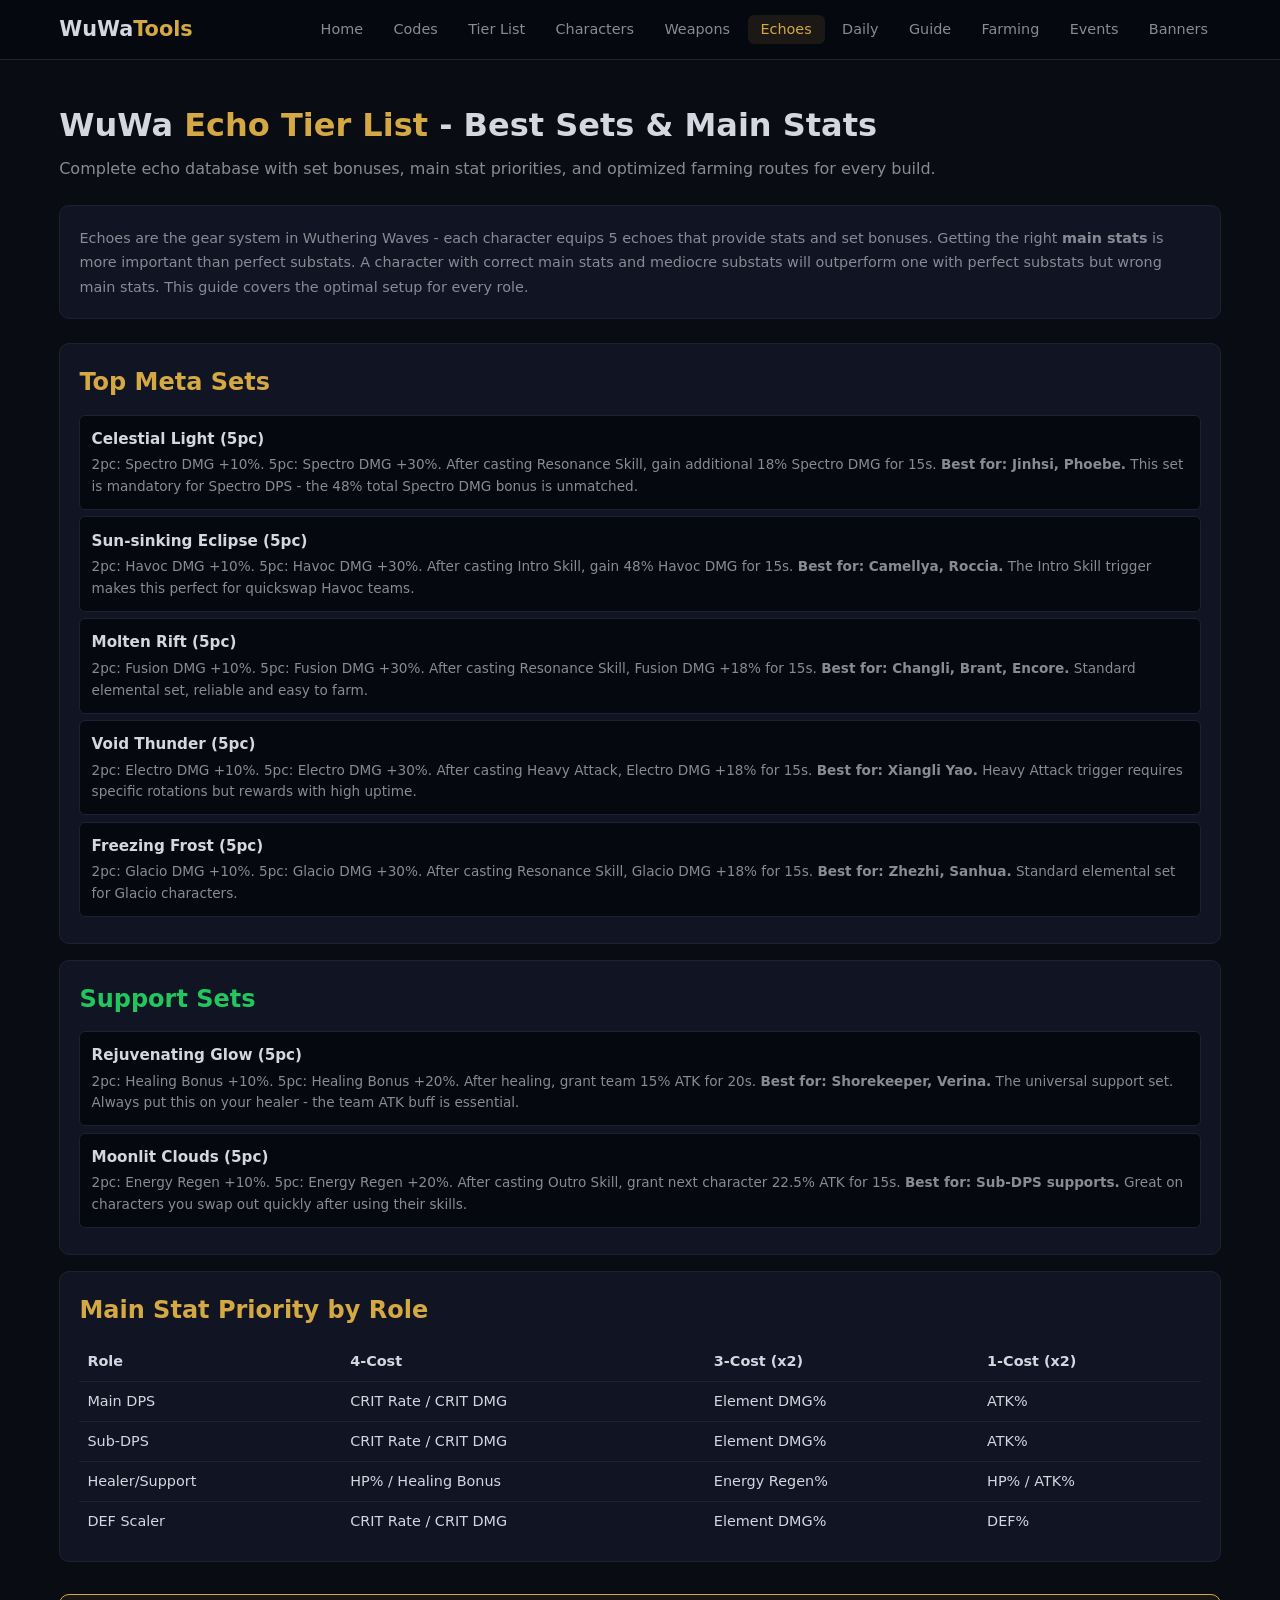
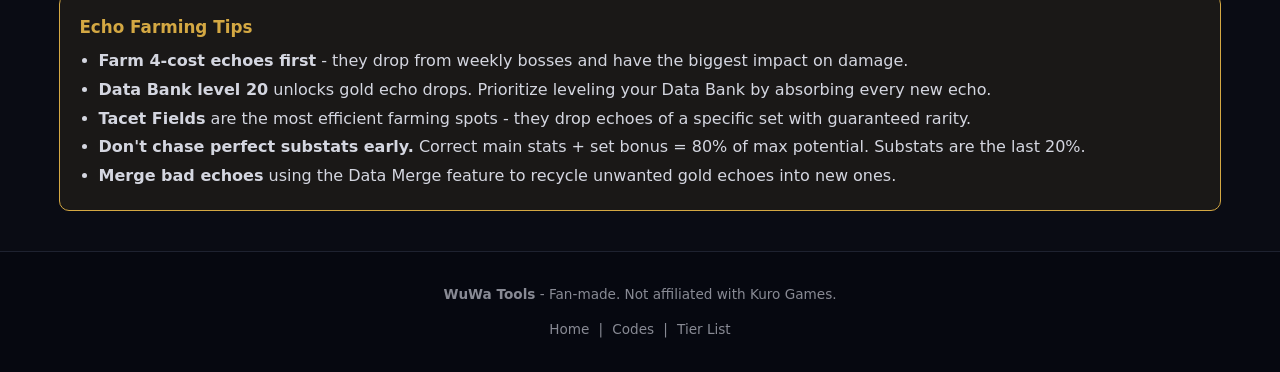
<file: echoes.html>
<!DOCTYPE html>
<html lang="en">
<head>
    <meta charset="UTF-8">
    <meta name="viewport" content="width=device-width, initial-scale=1.0">
    <link rel="icon" type="image/svg+xml" href="/favicon.svg">
    <meta name="description" content="Wuthering Waves echo tier list with set bonuses, main stat guide & farming tips.">
    <meta property="og:title" content="Wuthering Waves Echo Tier List - Best Echo Sets & Farming Guide">
    <meta property="og:description" content="Wuthering Waves echo tier list with set bonuses, main stat guide & farming tips.">
    <meta property="og:url" content="https://wuwatools.online/echoes.html">
    <meta property="og:type" content="website">
    <meta name="twitter:card" content="summary_large_image">
    <link rel="canonical" href="https://wuwatools.online/echoes.html">
    <title>Wuthering Waves Echo Tier List - Best Echo Sets & Farming Guide</title>
    <link rel="stylesheet" href="style.css">
    <script async src="https://pagead2.googlesyndication.com/pagead/js/adsbygoogle.js?client=ca-pub-6874021376358424" crossorigin="anonymous"></script>
</head>
<body>
    <nav class="navbar">
        <div class="nav-container">
            <a href="/" class="logo">WuWa<span class="hl">Tools</span></a>
            <button class="menu-toggle" aria-label="Toggle menu">Menu</button>
            <ul class="nav-links">
                <li><a href="/">Home</a></li>
<li><a href="codes.html">Codes</a></li>
<li><a href="tier-list.html">Tier List</a></li>
<li><a href="characters.html">Characters</a></li>
<li><a href="weapons.html">Weapons</a></li>
<li><a href="echoes.html" class="active">Echoes</a></li>
<li><a href="daily-checklist.html">Daily</a></li>
<li><a href="guide-beginners.html">Guide</a></li>
<li><a href="farming-guide.html">Farming</a></li>
<li><a href="events.html">Events</a></li>
<li><a href="banners.html">Banners</a></li>
            </ul>
        </div>
    </nav>
    <main class="section">

        <h1 style="font-size:2rem;margin-bottom:0.3rem;">WuWa <span class="hl">Echo Tier List</span> - Best Sets & Main Stats</h1>
        <p style="color:var(--text-dim);margin-bottom:1.5rem;">Complete echo database with set bonuses, main stat priorities, and optimized farming routes for every build.</p>
        <div class="card" style="margin-bottom:1.5rem;padding:1.2rem;">
            <p style="line-height:1.7;">Echoes are the gear system in Wuthering Waves - each character equips 5 echoes that provide stats and set bonuses. Getting the right <strong>main stats</strong> is more important than perfect substats. A character with correct main stats and mediocre substats will outperform one with perfect substats but wrong main stats. This guide covers the optimal setup for every role.</p>
        </div>
        <div class="card" style="margin-bottom:1rem;">
            <h2 style="color:var(--hl);margin-bottom:0.8rem;">Top Meta Sets</h2>
            <div class="echo-set"><h3>Celestial Light (5pc)</h3><p>2pc: Spectro DMG +10%. 5pc: Spectro DMG +30%. After casting Resonance Skill, gain additional 18% Spectro DMG for 15s. <strong>Best for: Jinhsi, Phoebe.</strong> This set is mandatory for Spectro DPS - the 48% total Spectro DMG bonus is unmatched.</p></div>
            <div class="echo-set"><h3>Sun-sinking Eclipse (5pc)</h3><p>2pc: Havoc DMG +10%. 5pc: Havoc DMG +30%. After casting Intro Skill, gain 48% Havoc DMG for 15s. <strong>Best for: Camellya, Roccia.</strong> The Intro Skill trigger makes this perfect for quickswap Havoc teams.</p></div>
            <div class="echo-set"><h3>Molten Rift (5pc)</h3><p>2pc: Fusion DMG +10%. 5pc: Fusion DMG +30%. After casting Resonance Skill, Fusion DMG +18% for 15s. <strong>Best for: Changli, Brant, Encore.</strong> Standard elemental set, reliable and easy to farm.</p></div>
            <div class="echo-set"><h3>Void Thunder (5pc)</h3><p>2pc: Electro DMG +10%. 5pc: Electro DMG +30%. After casting Heavy Attack, Electro DMG +18% for 15s. <strong>Best for: Xiangli Yao.</strong> Heavy Attack trigger requires specific rotations but rewards with high uptime.</p></div>
            <div class="echo-set"><h3>Freezing Frost (5pc)</h3><p>2pc: Glacio DMG +10%. 5pc: Glacio DMG +30%. After casting Resonance Skill, Glacio DMG +18% for 15s. <strong>Best for: Zhezhi, Sanhua.</strong> Standard elemental set for Glacio characters.</p></div>
        </div>
        <div class="card" style="margin-bottom:1rem;">
            <h2 style="color:#22c55e;margin-bottom:0.8rem;">Support Sets</h2>
            <div class="echo-set"><h3>Rejuvenating Glow (5pc)</h3><p>2pc: Healing Bonus +10%. 5pc: Healing Bonus +20%. After healing, grant team 15% ATK for 20s. <strong>Best for: Shorekeeper, Verina.</strong> The universal support set. Always put this on your healer - the team ATK buff is essential.</p></div>
            <div class="echo-set"><h3>Moonlit Clouds (5pc)</h3><p>2pc: Energy Regen +10%. 5pc: Energy Regen +20%. After casting Outro Skill, grant next character 22.5% ATK for 15s. <strong>Best for: Sub-DPS supports.</strong> Great on characters you swap out quickly after using their skills.</p></div>
        </div>
        <div class="card" style="margin-bottom:1.5rem;">
            <h2 style="color:var(--hl);margin-bottom:0.8rem;">Main Stat Priority by Role</h2>
            <table style="width:100%;border-collapse:collapse;font-size:0.9rem;">
                <tr style="border-bottom:1px solid var(--border);"><th style="text-align:left;padding:0.5rem;">Role</th><th style="text-align:left;padding:0.5rem;">4-Cost</th><th style="text-align:left;padding:0.5rem;">3-Cost (x2)</th><th style="text-align:left;padding:0.5rem;">1-Cost (x2)</th></tr>
                <tr style="border-bottom:1px solid var(--border);"><td style="padding:0.5rem;">Main DPS</td><td style="padding:0.5rem;">CRIT Rate / CRIT DMG</td><td style="padding:0.5rem;">Element DMG%</td><td style="padding:0.5rem;">ATK%</td></tr>
                <tr style="border-bottom:1px solid var(--border);"><td style="padding:0.5rem;">Sub-DPS</td><td style="padding:0.5rem;">CRIT Rate / CRIT DMG</td><td style="padding:0.5rem;">Element DMG%</td><td style="padding:0.5rem;">ATK%</td></tr>
                <tr style="border-bottom:1px solid var(--border);"><td style="padding:0.5rem;">Healer/Support</td><td style="padding:0.5rem;">HP% / Healing Bonus</td><td style="padding:0.5rem;">Energy Regen%</td><td style="padding:0.5rem;">HP% / ATK%</td></tr>
                <tr><td style="padding:0.5rem;">DEF Scaler</td><td style="padding:0.5rem;">CRIT Rate / CRIT DMG</td><td style="padding:0.5rem;">Element DMG%</td><td style="padding:0.5rem;">DEF%</td></tr>
            </table>
        </div>
        <div class="card" style="margin-top:2rem;padding:1.2rem;background:rgba(212,168,67,0.08);border:1px solid var(--hl);">
            <h3 style="color:var(--hl);">Echo Farming Tips</h3>
            <ul style="line-height:1.8;padding-left:1.2rem;">
                <li><strong>Farm 4-cost echoes first</strong> - they drop from weekly bosses and have the biggest impact on damage.</li>
                <li><strong>Data Bank level 20</strong> unlocks gold echo drops. Prioritize leveling your Data Bank by absorbing every new echo.</li>
                <li><strong>Tacet Fields</strong> are the most efficient farming spots - they drop echoes of a specific set with guaranteed rarity.</li>
                <li><strong>Don't chase perfect substats early.</strong> Correct main stats + set bonus = 80% of max potential. Substats are the last 20%.</li>
                <li><strong>Merge bad echoes</strong> using the Data Merge feature to recycle unwanted gold echoes into new ones.</li>
            </ul>
        </div>

    </main>
    <footer>
        <div class="footer-content">
            <p><strong>WuWa Tools</strong> - Fan-made. Not affiliated with Kuro Games.</p>
            <div class="footer-links"><a href="/">Home</a> | <a href="codes.html">Codes</a> | <a href="tier-list.html">Tier List</a></div>
        </div>
    </footer>
    <script src="main.js"></script>
</body>
</html>
</file>
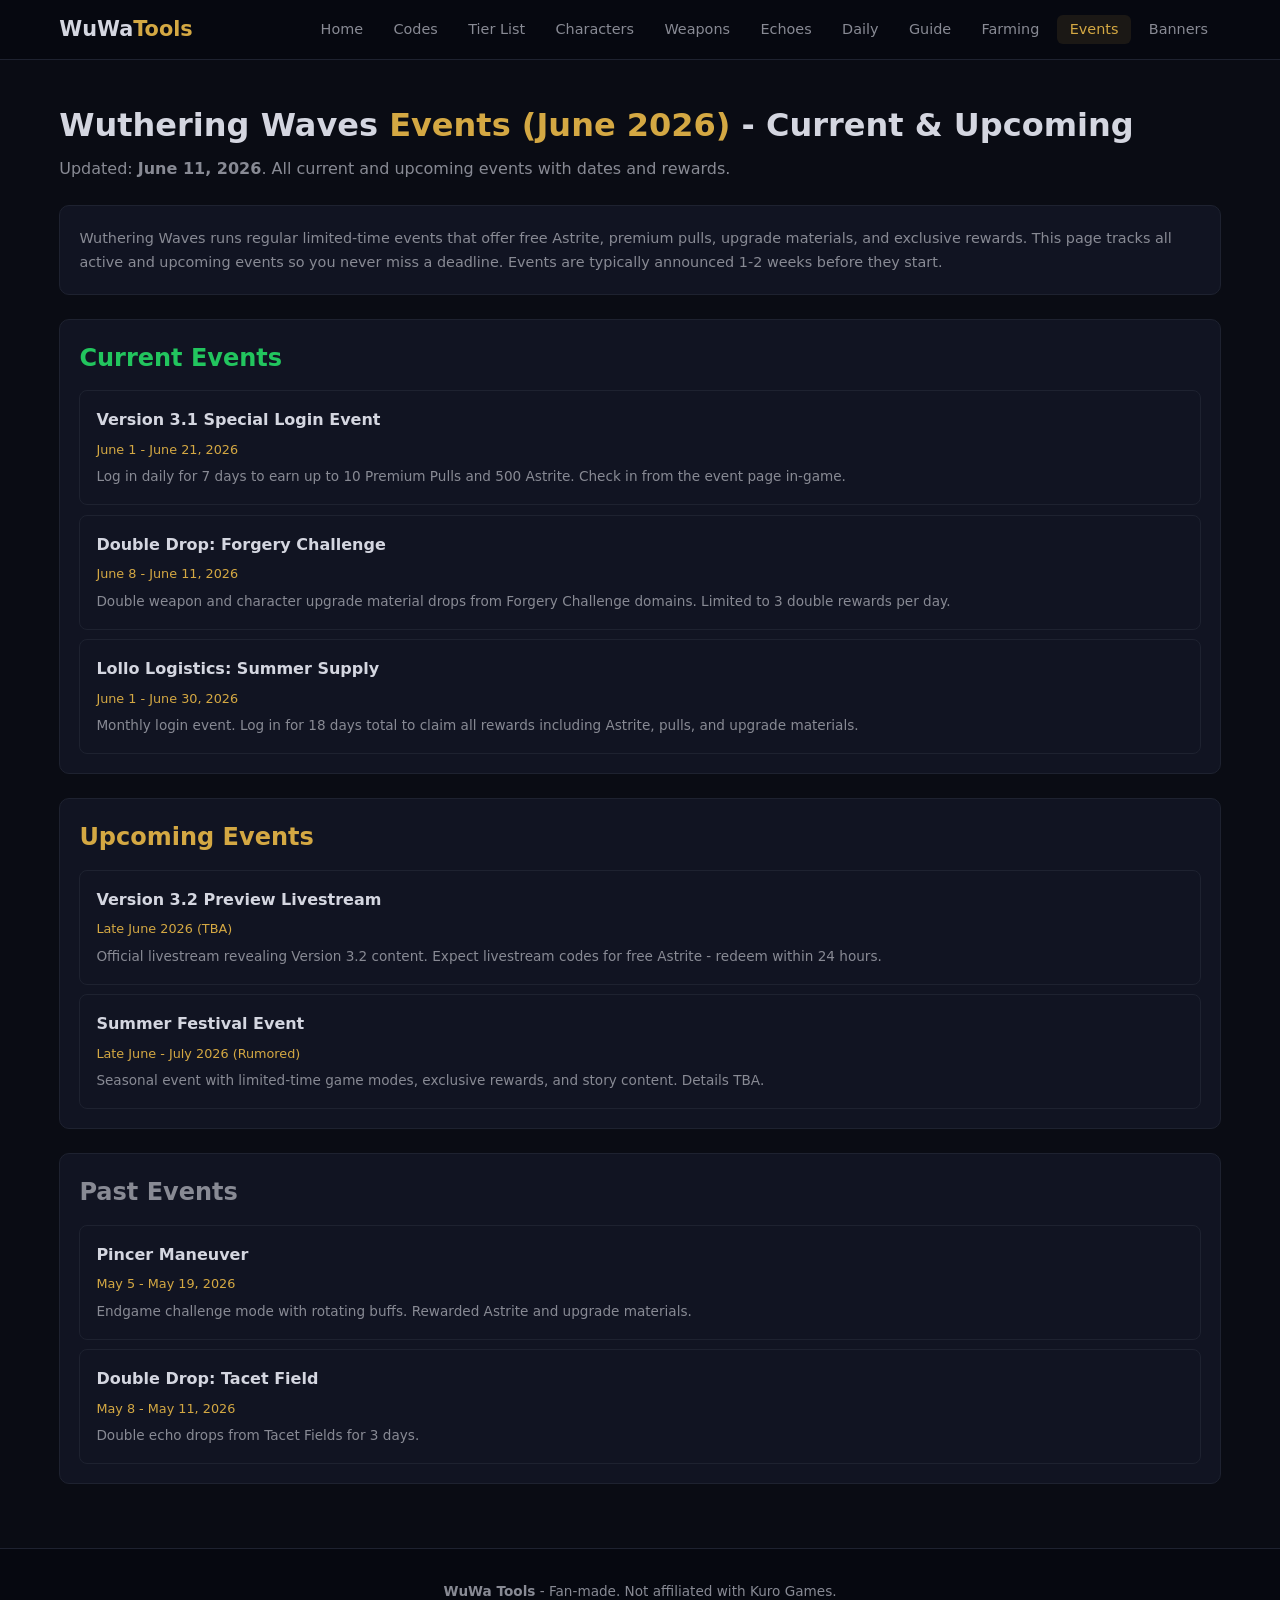
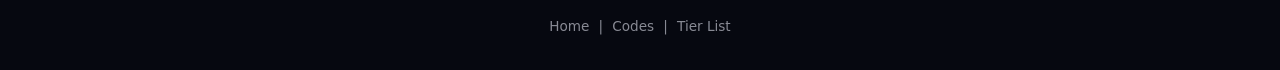
<file: events.html>
<!DOCTYPE html>
<html lang="en">
<head>
    <meta charset="UTF-8">
    <meta name="viewport" content="width=device-width, initial-scale=1.0">
    <link rel="icon" type="image/svg+xml" href="/favicon.svg">
    <meta name="description" content="Wuthering Waves events calendar for June 2026. All current, upcoming & past events with dates & rewards.">
    <meta property="og:title" content="Wuthering Waves Events (June 2026) - Current & Upcoming Events">
    <meta property="og:description" content="Wuthering Waves events calendar for June 2026. All current, upcoming & past events with dates & rewards.">
    <meta property="og:url" content="https://wuwatools.online/events.html">
    <meta property="og:type" content="website">
    <meta name="twitter:card" content="summary_large_image">
    <link rel="canonical" href="https://wuwatools.online/events.html">
    <title>Wuthering Waves Events (June 2026) - Current & Upcoming Events</title>
    <link rel="stylesheet" href="style.css">
    <script async src="https://pagead2.googlesyndication.com/pagead/js/adsbygoogle.js?client=ca-pub-6874021376358424" crossorigin="anonymous"></script>
</head>
<body>
    <nav class="navbar">
        <div class="nav-container">
            <a href="/" class="logo">WuWa<span class="hl">Tools</span></a>
            <button class="menu-toggle" aria-label="Toggle menu">Menu</button>
            <ul class="nav-links">
                <li><a href="/">Home</a></li>
<li><a href="codes.html">Codes</a></li>
<li><a href="tier-list.html">Tier List</a></li>
<li><a href="characters.html">Characters</a></li>
<li><a href="weapons.html">Weapons</a></li>
<li><a href="echoes.html">Echoes</a></li>
<li><a href="daily-checklist.html">Daily</a></li>
<li><a href="guide-beginners.html">Guide</a></li>
<li><a href="farming-guide.html">Farming</a></li>
<li><a href="events.html" class="active">Events</a></li>
<li><a href="banners.html">Banners</a></li>
            </ul>
        </div>
    </nav>
    <main class="section">

        <h1 style="font-size:2rem;margin-bottom:0.3rem;">Wuthering Waves <span class="hl">Events (June 2026)</span> - Current & Upcoming</h1>
        <p style="color:var(--text-dim);margin-bottom:1.5rem;">Updated: <strong>June 11, 2026</strong>. All current and upcoming events with dates and rewards.</p>

        <div class="card" style="margin-bottom:1.5rem;padding:1.2rem;">
            <p style="line-height:1.7;">Wuthering Waves runs regular limited-time events that offer free Astrite, premium pulls, upgrade materials, and exclusive rewards. This page tracks all active and upcoming events so you never miss a deadline. Events are typically announced 1-2 weeks before they start.</p>
        </div>

        <div class="card" style="margin-bottom:1.5rem;">
            <h2 style="color:#22c55e;margin-bottom:0.8rem;">Current Events</h2>
            <div class="event-list">
                <div class="event-item">
                    <h3>Version 3.1 Special Login Event</h3>
                    <span class="event-date">June 1 - June 21, 2026</span>
                    <p>Log in daily for 7 days to earn up to 10 Premium Pulls and 500 Astrite. Check in from the event page in-game.</p>
                </div>
                <div class="event-item">
                    <h3>Double Drop: Forgery Challenge</h3>
                    <span class="event-date">June 8 - June 11, 2026</span>
                    <p>Double weapon and character upgrade material drops from Forgery Challenge domains. Limited to 3 double rewards per day.</p>
                </div>
                <div class="event-item">
                    <h3>Lollo Logistics: Summer Supply</h3>
                    <span class="event-date">June 1 - June 30, 2026</span>
                    <p>Monthly login event. Log in for 18 days total to claim all rewards including Astrite, pulls, and upgrade materials.</p>
                </div>
            </div>
        </div>

        <div class="card" style="margin-bottom:1.5rem;">
            <h2 style="color:var(--hl);margin-bottom:0.8rem;">Upcoming Events</h2>
            <div class="event-list">
                <div class="event-item">
                    <h3>Version 3.2 Preview Livestream</h3>
                    <span class="event-date">Late June 2026 (TBA)</span>
                    <p>Official livestream revealing Version 3.2 content. Expect livestream codes for free Astrite - redeem within 24 hours.</p>
                </div>
                <div class="event-item">
                    <h3>Summer Festival Event</h3>
                    <span class="event-date">Late June - July 2026 (Rumored)</span>
                    <p>Seasonal event with limited-time game modes, exclusive rewards, and story content. Details TBA.</p>
                </div>
            </div>
        </div>

        <div class="card" style="margin-bottom:1.5rem;">
            <h2 style="color:var(--text-dim);margin-bottom:0.8rem;">Past Events</h2>
            <div class="event-list">
                <div class="event-item">
                    <h3>Pincer Maneuver</h3>
                    <span class="event-date">May 5 - May 19, 2026</span>
                    <p>Endgame challenge mode with rotating buffs. Rewarded Astrite and upgrade materials.</p>
                </div>
                <div class="event-item">
                    <h3>Double Drop: Tacet Field</h3>
                    <span class="event-date">May 8 - May 11, 2026</span>
                    <p>Double echo drops from Tacet Fields for 3 days.</p>
                </div>
            </div>
        </div>

    </main>
    <footer>
        <div class="footer-content">
            <p><strong>WuWa Tools</strong> - Fan-made. Not affiliated with Kuro Games.</p>
            <div class="footer-links"><a href="/">Home</a> | <a href="codes.html">Codes</a> | <a href="tier-list.html">Tier List</a></div>
        </div>
    </footer>
    <script src="main.js"></script>
</body>
</html>
</file>
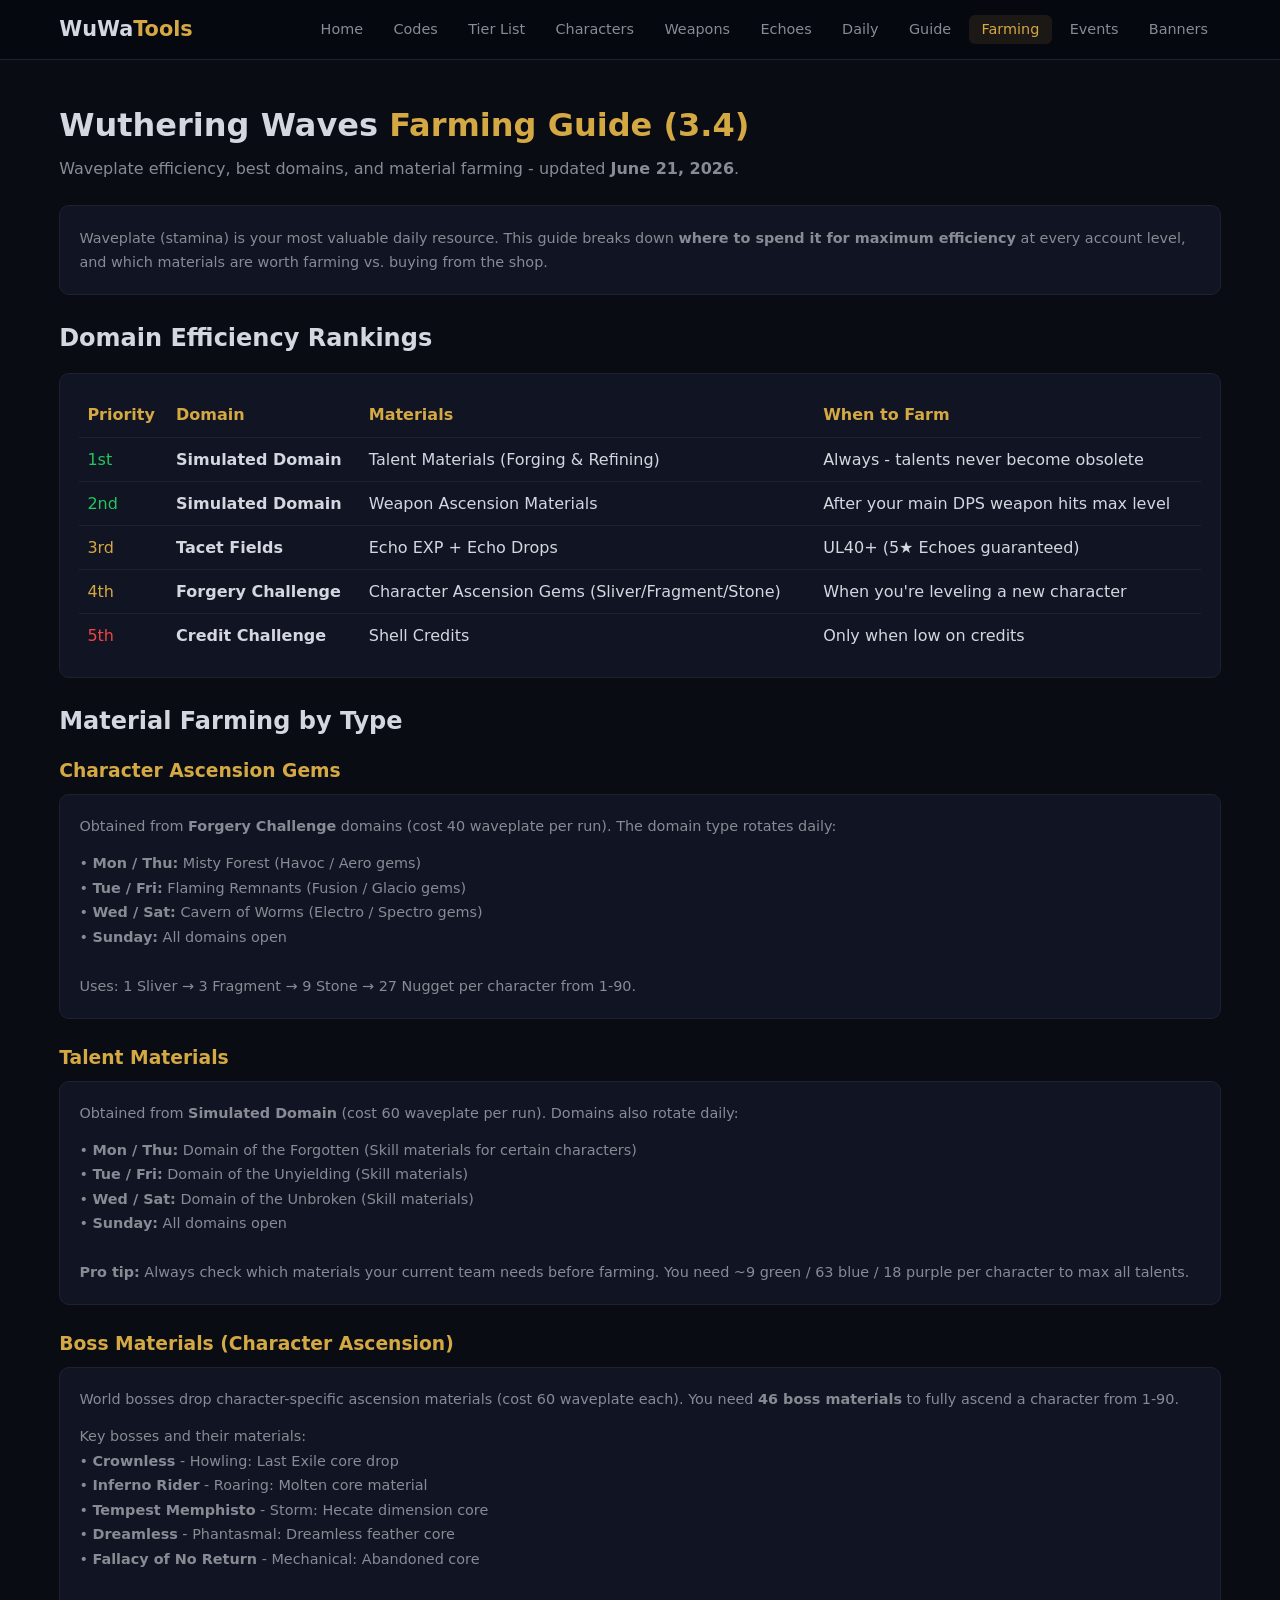
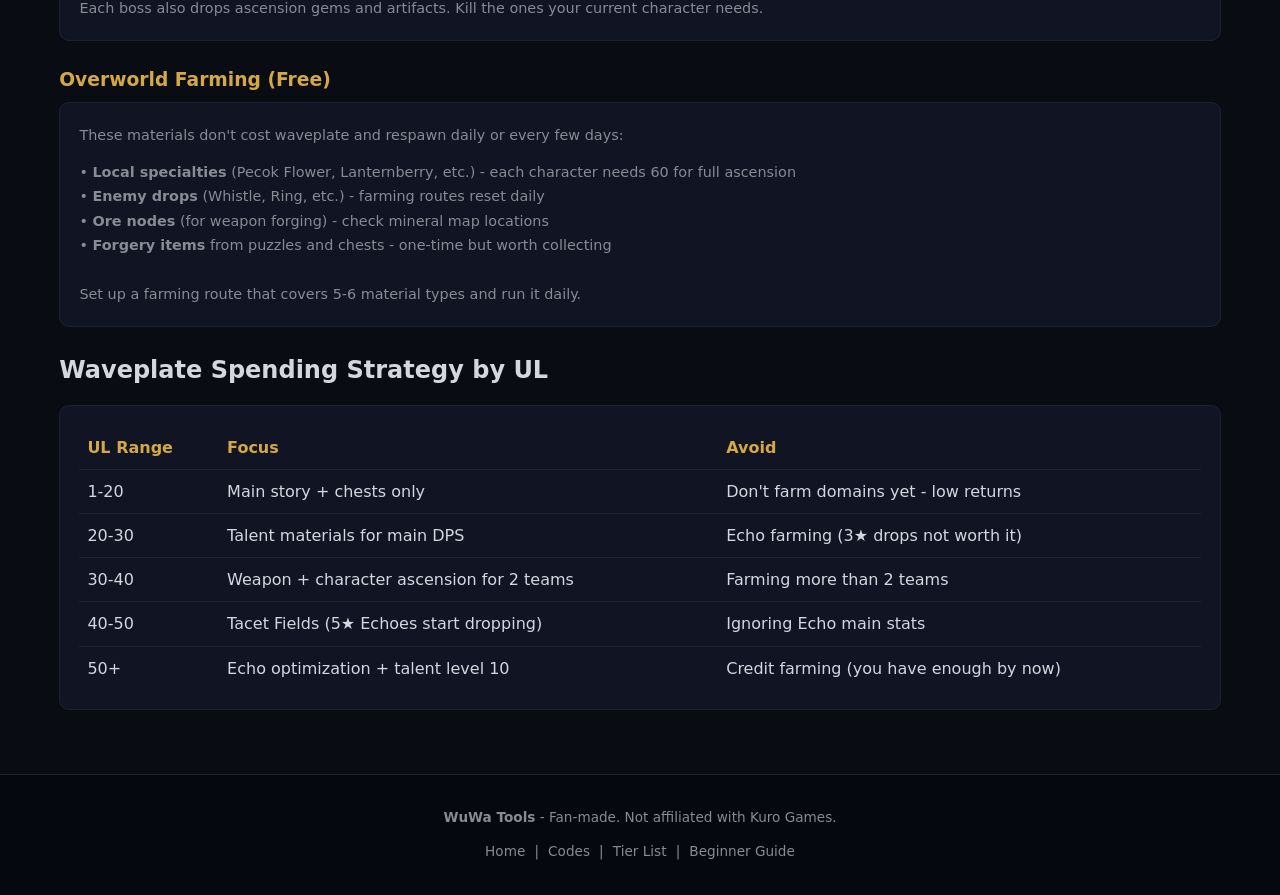
<file: farming-guide.html>
<!DOCTYPE html>
<html lang="en">
<head>
    <meta charset="UTF-8">
    <meta name="viewport" content="width=device-width, initial-scale=1.0">
    <link rel="icon" type="image/svg+xml" href="/favicon.svg">
    <meta name="description" content="Wuthering Waves farming guide: best domains for talent materials, weapon ascension, echo exp, and credits. Efficient waveplate spending per level.">
    <meta property="og:title" content="Wuthering Waves Farming Guide (3.4) - Best Domains & Waveplate Efficiency">
    <meta property="og:description" content="Complete Wuthering Waves farming guide with best domains, material locations, and waveplate efficiency rankings for version 3.4.">
    <meta property="og:url" content="https://wuwatools.online/farming-guide.html">
    <meta property="og:type" content="website">
    <meta name="twitter:card" content="summary_large_image">
    <link rel="canonical" href="https://wuwatools.online/farming-guide.html">
    <title>Wuthering Waves Farming Guide (3.4) - Best Domains & Waveplate Efficiency</title>
    <link rel="stylesheet" href="style.css">
    <script async src="https://pagead2.googlesyndication.com/pagead/js/adsbygoogle.js?client=ca-pub-6874021376358424" crossorigin="anonymous"></script>
</head>
<body>
    <nav class="navbar">
        <div class="nav-container">
            <a href="/" class="logo">WuWa<span class="hl">Tools</span></a>
            <button class="menu-toggle" aria-label="Toggle menu">Menu</button>
            <ul class="nav-links">
                <li><a href="/">Home</a></li>
<li><a href="codes.html">Codes</a></li>
<li><a href="tier-list.html">Tier List</a></li>
<li><a href="characters.html">Characters</a></li>
<li><a href="weapons.html">Weapons</a></li>
<li><a href="echoes.html">Echoes</a></li>
<li><a href="daily-checklist.html">Daily</a></li>
<li><a href="guide-beginners.html">Guide</a></li>
<li><a href="farming-guide.html" class="active">Farming</a></li>
<li><a href="events.html">Events</a></li>
<li><a href="banners.html">Banners</a></li>
            </ul>
        </div>
    </nav>
    <main class="section">

        <h1 style="font-size:2rem;margin-bottom:0.3rem;">Wuthering Waves <span class="hl">Farming Guide (3.4)</span></h1>
        <p style="color:var(--text-dim);margin-bottom:1.5rem;">Waveplate efficiency, best domains, and material farming - updated <strong>June 21, 2026</strong>.</p>

        <div class="card" style="margin-bottom:1.5rem;padding:1.2rem;">
            <p style="line-height:1.7;">Waveplate (stamina) is your most valuable daily resource. This guide breaks down <strong>where to spend it for maximum efficiency</strong> at every account level, and which materials are worth farming vs. buying from the shop.</p>
        </div>

        <h2 style="margin-bottom:1rem;">Domain Efficiency Rankings</h2>
        <div class="card" style="margin-bottom:1.5rem;padding:1.2rem;">
            <table style="width:100%;border-collapse:collapse;line-height:1.7;">
                <thead>
                    <tr style="border-bottom:1px solid var(--border);text-align:left;color:var(--hl);">
                        <th style="padding:0.5rem;">Priority</th>
                        <th style="padding:0.5rem;">Domain</th>
                        <th style="padding:0.5rem;">Materials</th>
                        <th style="padding:0.5rem;">When to Farm</th>
                    </tr>
                </thead>
                <tbody>
                    <tr style="border-bottom:1px solid var(--border);">
                        <td style="padding:0.5rem;color:#22c55e;">1st</td>
                        <td style="padding:0.5rem;"><strong>Simulated Domain</strong></td>
                        <td style="padding:0.5rem;">Talent Materials (Forging & Refining)</td>
                        <td style="padding:0.5rem;">Always - talents never become obsolete</td>
                    </tr>
                    <tr style="border-bottom:1px solid var(--border);">
                        <td style="padding:0.5rem;color:#22c55e;">2nd</td>
                        <td style="padding:0.5rem;"><strong>Simulated Domain</strong></td>
                        <td style="padding:0.5rem;">Weapon Ascension Materials</td>
                        <td style="padding:0.5rem;">After your main DPS weapon hits max level</td>
                    </tr>
                    <tr style="border-bottom:1px solid var(--border);">
                        <td style="padding:0.5rem;color:#d4a843;">3rd</td>
                        <td style="padding:0.5rem;"><strong>Tacet Fields</strong></td>
                        <td style="padding:0.5rem;">Echo EXP + Echo Drops</td>
                        <td style="padding:0.5rem;">UL40+ (5★ Echoes guaranteed)</td>
                    </tr>
                    <tr style="border-bottom:1px solid var(--border);">
                        <td style="padding:0.5rem;color:#d4a843;">4th</td>
                        <td style="padding:0.5rem;"><strong>Forgery Challenge</strong></td>
                        <td style="padding:0.5rem;">Character Ascension Gems (Sliver/Fragment/Stone)</td>
                        <td style="padding:0.5rem;">When you're leveling a new character</td>
                    </tr>
                    <tr>
                        <td style="padding:0.5rem;color:#ef4444;">5th</td>
                        <td style="padding:0.5rem;"><strong>Credit Challenge</strong></td>
                        <td style="padding:0.5rem;">Shell Credits</td>
                        <td style="padding:0.5rem;">Only when low on credits</td>
                    </tr>
                </tbody>
            </table>
        </div>

        <h2 style="margin-bottom:1rem;">Material Farming by Type</h2>

        <h3 style="margin-bottom:0.5rem;color:var(--hl);">Character Ascension Gems</h3>
        <div class="card" style="margin-bottom:1.5rem;padding:1.2rem;">
            <p style="line-height:1.7;">Obtained from <strong>Forgery Challenge</strong> domains (cost 40 waveplate per run). The domain type rotates daily:</p>
            <p style="line-height:1.7;margin-top:0.8rem;">
            &bull; <strong>Mon / Thu:</strong> Misty Forest (Havoc / Aero gems)<br>
            &bull; <strong>Tue / Fri:</strong> Flaming Remnants (Fusion / Glacio gems)<br>
            &bull; <strong>Wed / Sat:</strong> Cavern of Worms (Electro / Spectro gems)<br>
            &bull; <strong>Sunday:</strong> All domains open<br><br>
            Uses: 1 Sliver &rarr; 3 Fragment &rarr; 9 Stone &rarr; 27 Nugget per character from 1-90.
            </p>
        </div>

        <h3 style="margin-bottom:0.5rem;color:var(--hl);">Talent Materials</h3>
        <div class="card" style="margin-bottom:1.5rem;padding:1.2rem;">
            <p style="line-height:1.7;">Obtained from <strong>Simulated Domain</strong> (cost 60 waveplate per run). Domains also rotate daily:</p>
            <p style="line-height:1.7;margin-top:0.8rem;">
            &bull; <strong>Mon / Thu:</strong> Domain of the Forgotten (Skill materials for certain characters)<br>
            &bull; <strong>Tue / Fri:</strong> Domain of the Unyielding (Skill materials)<br>
            &bull; <strong>Wed / Sat:</strong> Domain of the Unbroken (Skill materials)<br>
            &bull; <strong>Sunday:</strong> All domains open<br><br>
            <strong>Pro tip:</strong> Always check which materials your current team needs before farming. You need ~9 green / 63 blue / 18 purple per character to max all talents.
            </p>
        </div>

        <h3 style="margin-bottom:0.5rem;color:var(--hl);">Boss Materials (Character Ascension)</h3>
        <div class="card" style="margin-bottom:1.5rem;padding:1.2rem;">
            <p style="line-height:1.7;">World bosses drop character-specific ascension materials (cost 60 waveplate each). You need <strong>46 boss materials</strong> to fully ascend a character from 1-90.</p>
            <p style="line-height:1.7;margin-top:0.8rem;">
            Key bosses and their materials:<br>
            &bull; <strong>Crownless</strong> - Howling: Last Exile core drop<br>
            &bull; <strong>Inferno Rider</strong> - Roaring: Molten core material<br>
            &bull; <strong>Tempest Memphisto</strong> - Storm: Hecate dimension core<br>
            &bull; <strong>Dreamless</strong> - Phantasmal: Dreamless feather core<br>
            &bull; <strong>Fallacy of No Return</strong> - Mechanical: Abandoned core<br><br>
            Each boss also drops ascension gems and artifacts. Kill the ones your current character needs.
            </p>
        </div>

        <h3 style="margin-bottom:0.5rem;color:var(--hl);">Overworld Farming (Free)</h3>
        <div class="card" style="margin-bottom:1.5rem;padding:1.2rem;">
            <p style="line-height:1.7;">These materials don't cost waveplate and respawn daily or every few days:</p>
            <p style="line-height:1.7;margin-top:0.8rem;">
            &bull; <strong>Local specialties</strong> (Pecok Flower, Lanternberry, etc.) - each character needs 60 for full ascension<br>
            &bull; <strong>Enemy drops</strong> (Whistle, Ring, etc.) - farming routes reset daily<br>
            &bull; <strong>Ore nodes</strong> (for weapon forging) - check mineral map locations<br>
            &bull; <strong>Forgery items</strong> from puzzles and chests - one-time but worth collecting<br><br>
            Set up a farming route that covers 5-6 material types and run it daily.
            </p>
        </div>

        <h2 style="margin-bottom:1rem;">Waveplate Spending Strategy by UL</h2>
        <div class="card" style="margin-bottom:1.5rem;padding:1.2rem;">
            <table style="width:100%;border-collapse:collapse;line-height:1.7;">
                <thead>
                    <tr style="border-bottom:1px solid var(--border);text-align:left;color:var(--hl);">
                        <th style="padding:0.5rem;">UL Range</th>
                        <th style="padding:0.5rem;">Focus</th>
                        <th style="padding:0.5rem;">Avoid</th>
                    </tr>
                </thead>
                <tbody>
                    <tr style="border-bottom:1px solid var(--border);">
                        <td style="padding:0.5rem;">1-20</td>
                        <td style="padding:0.5rem;">Main story + chests only</td>
                        <td style="padding:0.5rem;">Don't farm domains yet - low returns</td>
                    </tr>
                    <tr style="border-bottom:1px solid var(--border);">
                        <td style="padding:0.5rem;">20-30</td>
                        <td style="padding:0.5rem;">Talent materials for main DPS</td>
                        <td style="padding:0.5rem;">Echo farming (3★ drops not worth it)</td>
                    </tr>
                    <tr style="border-bottom:1px solid var(--border);">
                        <td style="padding:0.5rem;">30-40</td>
                        <td style="padding:0.5rem;">Weapon + character ascension for 2 teams</td>
                        <td style="padding:0.5rem;">Farming more than 2 teams</td>
                    </tr>
                    <tr style="border-bottom:1px solid var(--border);">
                        <td style="padding:0.5rem;">40-50</td>
                        <td style="padding:0.5rem;">Tacet Fields (5★ Echoes start dropping)</td>
                        <td style="padding:0.5rem;">Ignoring Echo main stats</td>
                    </tr>
                    <tr>
                        <td style="padding:0.5rem;">50+</td>
                        <td style="padding:0.5rem;">Echo optimization + talent level 10</td>
                        <td style="padding:0.5rem;">Credit farming (you have enough by now)</td>
                    </tr>
                </tbody>
            </table>
        </div>

    </main>
    <footer>
        <div class="footer-content">
            <p><strong>WuWa Tools</strong> - Fan-made. Not affiliated with Kuro Games.</p>
            <div class="footer-links"><a href="/">Home</a> | <a href="codes.html">Codes</a> | <a href="tier-list.html">Tier List</a> | <a href="guide-beginners.html">Beginner Guide</a></div>
        </div>
    </footer>
    <script src="main.js"></script>
</body>
</html>
</file>
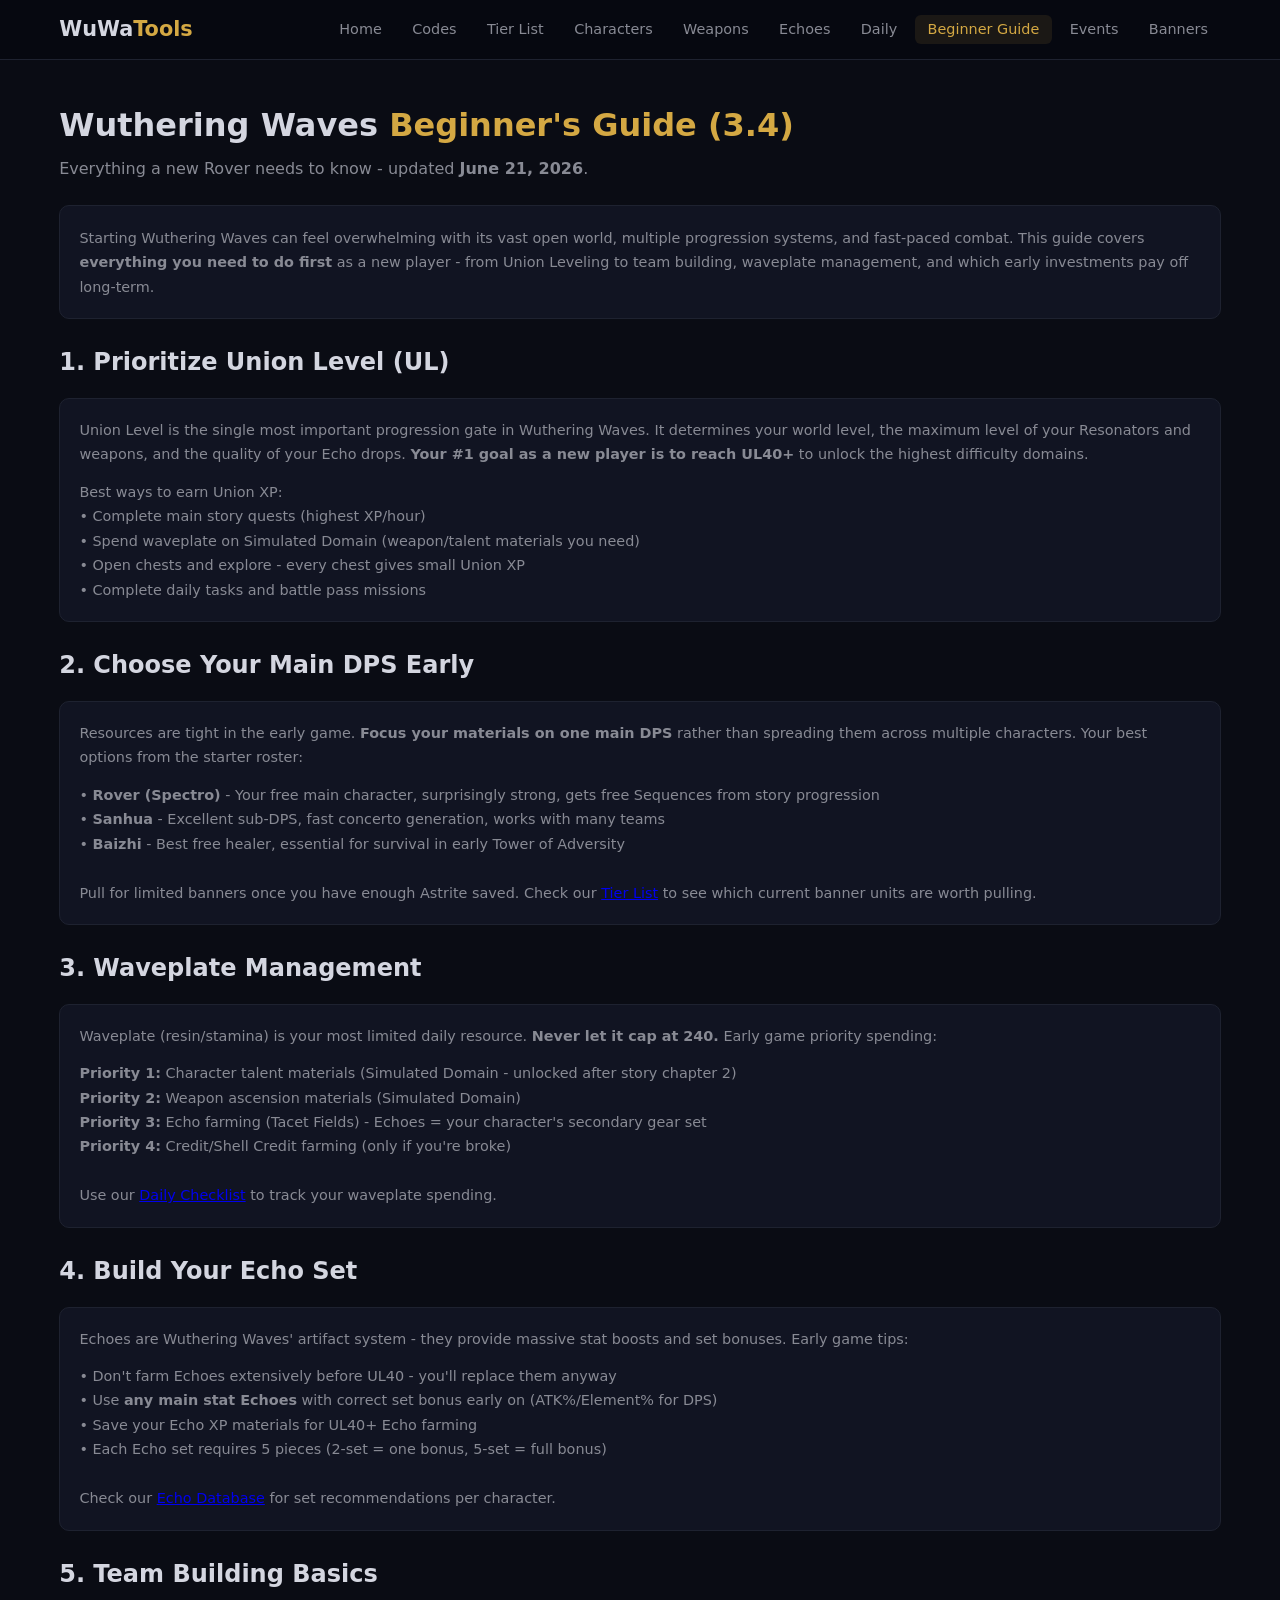
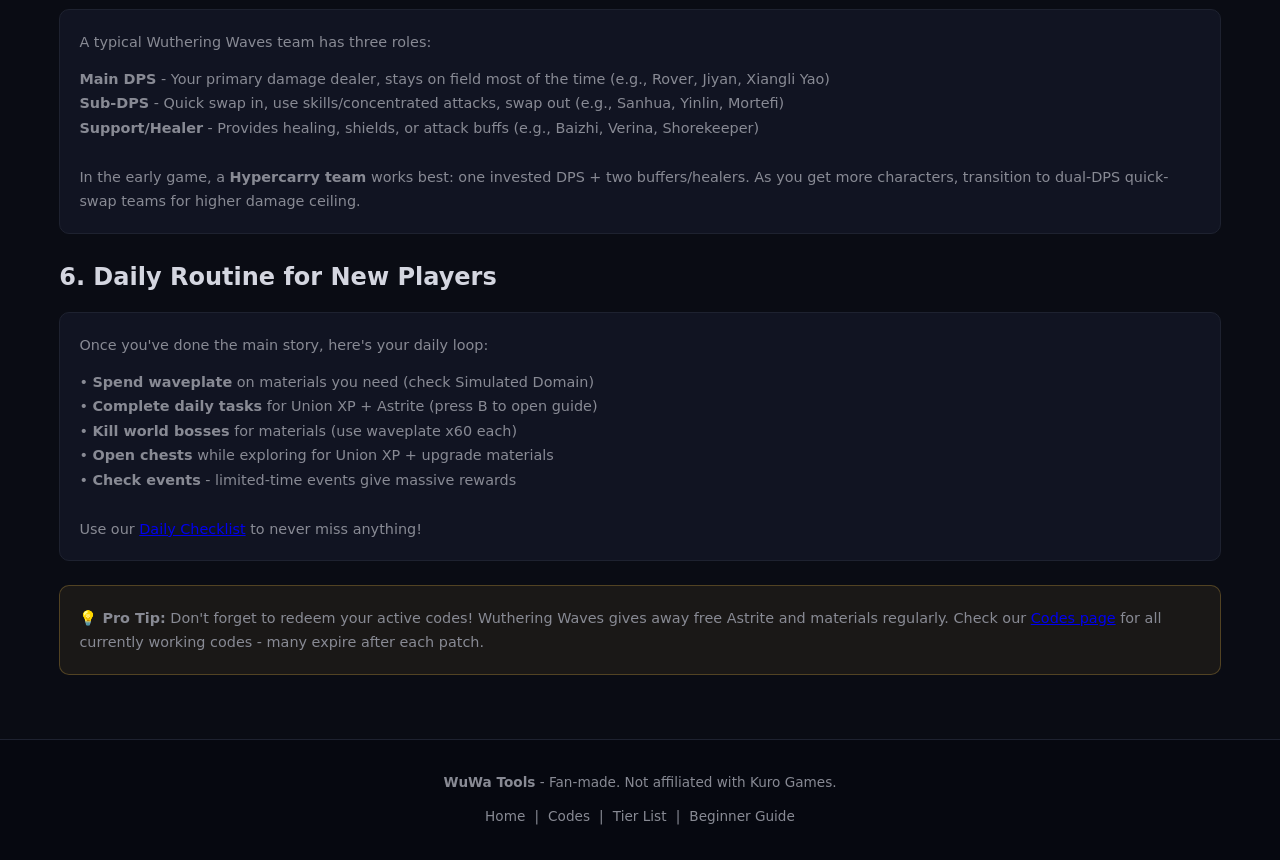
<file: guide-beginners.html>
<!DOCTYPE html>
<html lang="en">
<head>
    <meta charset="UTF-8">
    <meta name="viewport" content="width=device-width, initial-scale=1.0">
    <link rel="icon" type="image/svg+xml" href="/favicon.svg">
    <meta name="description" content="Wuthering Waves beginner's guide: Union Leveling, team building, waveplate management, and essential early-game tips for new Rovers.">
    <meta property="og:title" content="Wuthering Waves Beginner's Guide (3.4) - Tips, Progression & What to Do First">
    <meta property="og:description" content="Complete Wuthering Waves beginner's guide covering Union Leveling, team building, waveplate management, and essential early-game tips for new Rovers.">
    <meta property="og:url" content="https://wuwatools.online/guide-beginners.html">
    <meta property="og:type" content="website">
    <meta name="twitter:card" content="summary_large_image">
    <link rel="canonical" href="https://wuwatools.online/guide-beginners.html">
    <title>Wuthering Waves Beginner's Guide (3.4) - Tips, Progression & What to Do First</title>
    <link rel="stylesheet" href="style.css">
    <script async src="https://pagead2.googlesyndication.com/pagead/js/adsbygoogle.js?client=ca-pub-6874021376358424" crossorigin="anonymous"></script>
</head>
<body>
    <nav class="navbar">
        <div class="nav-container">
            <a href="/" class="logo">WuWa<span class="hl">Tools</span></a>
            <button class="menu-toggle" aria-label="Toggle menu">Menu</button>
            <ul class="nav-links">
                <li><a href="/">Home</a></li>
<li><a href="codes.html">Codes</a></li>
<li><a href="tier-list.html">Tier List</a></li>
<li><a href="characters.html">Characters</a></li>
<li><a href="weapons.html">Weapons</a></li>
<li><a href="echoes.html">Echoes</a></li>
<li><a href="daily-checklist.html">Daily</a></li>
<li><a href="guide-beginners.html" class="active">Beginner Guide</a></li>
<li><a href="events.html">Events</a></li>
<li><a href="banners.html">Banners</a></li>
            </ul>
        </div>
    </nav>
    <main class="section">

        <h1 style="font-size:2rem;margin-bottom:0.3rem;">Wuthering Waves <span class="hl">Beginner's Guide (3.4)</span></h1>
        <p style="color:var(--text-dim);margin-bottom:1.5rem;">Everything a new Rover needs to know - updated <strong>June 21, 2026</strong>.</p>

        <div class="card" style="margin-bottom:1.5rem;padding:1.2rem;">
            <p style="line-height:1.7;">Starting Wuthering Waves can feel overwhelming with its vast open world, multiple progression systems, and fast-paced combat. This guide covers <strong>everything you need to do first</strong> as a new player - from Union Leveling to team building, waveplate management, and which early investments pay off long-term.</p>
        </div>

        <h2 style="margin-bottom:1rem;">1. Prioritize Union Level (UL)</h2>
        <div class="card" style="margin-bottom:1.5rem;padding:1.2rem;">
            <p style="line-height:1.7;">Union Level is the single most important progression gate in Wuthering Waves. It determines your world level, the maximum level of your Resonators and weapons, and the quality of your Echo drops. <strong>Your #1 goal as a new player is to reach UL40+</strong> to unlock the highest difficulty domains.</p>
            <p style="line-height:1.7;margin-top:0.8rem;">Best ways to earn Union XP:<br>
            &bull; Complete main story quests (highest XP/hour)<br>
            &bull; Spend waveplate on Simulated Domain (weapon/talent materials you need)<br>
            &bull; Open chests and explore - every chest gives small Union XP<br>
            &bull; Complete daily tasks and battle pass missions</p>
        </div>

        <h2 style="margin-bottom:1rem;">2. Choose Your Main DPS Early</h2>
        <div class="card" style="margin-bottom:1.5rem;padding:1.2rem;">
            <p style="line-height:1.7;">Resources are tight in the early game. <strong>Focus your materials on one main DPS</strong> rather than spreading them across multiple characters. Your best options from the starter roster:</p>
            <p style="line-height:1.7;margin-top:0.8rem;">
            &bull; <strong>Rover (Spectro)</strong> - Your free main character, surprisingly strong, gets free Sequences from story progression<br>
            &bull; <strong>Sanhua</strong> - Excellent sub-DPS, fast concerto generation, works with many teams<br>
            &bull; <strong>Baizhi</strong> - Best free healer, essential for survival in early Tower of Adversity<br><br>
            Pull for limited banners once you have enough Astrite saved. Check our <a href="tier-list.html">Tier List</a> to see which current banner units are worth pulling.</p>
        </div>

        <h2 style="margin-bottom:1rem;">3. Waveplate Management</h2>
        <div class="card" style="margin-bottom:1.5rem;padding:1.2rem;">
            <p style="line-height:1.7;">Waveplate (resin/stamina) is your most limited daily resource. <strong>Never let it cap at 240.</strong> Early game priority spending:</p>
            <p style="line-height:1.7;margin-top:0.8rem;">
            <strong>Priority 1:</strong> Character talent materials (Simulated Domain - unlocked after story chapter 2)<br>
            <strong>Priority 2:</strong> Weapon ascension materials (Simulated Domain)<br>
            <strong>Priority 3:</strong> Echo farming (Tacet Fields) - Echoes = your character's secondary gear set<br>
            <strong>Priority 4:</strong> Credit/Shell Credit farming (only if you're broke)<br><br>
            Use our <a href="daily-checklist.html">Daily Checklist</a> to track your waveplate spending.</p>
        </div>

        <h2 style="margin-bottom:1rem;">4. Build Your Echo Set</h2>
        <div class="card" style="margin-bottom:1.5rem;padding:1.2rem;">
            <p style="line-height:1.7;">Echoes are Wuthering Waves' artifact system - they provide massive stat boosts and set bonuses. Early game tips:</p>
            <p style="line-height:1.7;margin-top:0.8rem;">
            &bull; Don't farm Echoes extensively before UL40 - you'll replace them anyway<br>
            &bull; Use <strong>any main stat Echoes</strong> with correct set bonus early on (ATK%/Element% for DPS)<br>
            &bull; Save your Echo XP materials for UL40+ Echo farming<br>
            &bull; Each Echo set requires 5 pieces (2-set = one bonus, 5-set = full bonus)<br><br>
            Check our <a href="echoes.html">Echo Database</a> for set recommendations per character.</p>
        </div>

        <h2 style="margin-bottom:1rem;">5. Team Building Basics</h2>
        <div class="card" style="margin-bottom:1.5rem;padding:1.2rem;">
            <p style="line-height:1.7;">A typical Wuthering Waves team has three roles:</p>
            <p style="line-height:1.7;margin-top:0.8rem;">
            <strong>Main DPS</strong> - Your primary damage dealer, stays on field most of the time (e.g., Rover, Jiyan, Xiangli Yao)<br>
            <strong>Sub-DPS</strong> - Quick swap in, use skills/concentrated attacks, swap out (e.g., Sanhua, Yinlin, Mortefi)<br>
            <strong>Support/Healer</strong> - Provides healing, shields, or attack buffs (e.g., Baizhi, Verina, Shorekeeper)<br><br>
            In the early game, a <strong>Hypercarry team</strong> works best: one invested DPS + two buffers/healers. As you get more characters, transition to dual-DPS quick-swap teams for higher damage ceiling.</p>
        </div>

        <h2 style="margin-bottom:1rem;">6. Daily Routine for New Players</h2>
        <div class="card" style="margin-bottom:1.5rem;padding:1.2rem;">
            <p style="line-height:1.7;">Once you've done the main story, here's your daily loop:</p>
            <p style="line-height:1.7;margin-top:0.8rem;">
            &bull; <strong>Spend waveplate</strong> on materials you need (check Simulated Domain)<br>
            &bull; <strong>Complete daily tasks</strong> for Union XP + Astrite (press B to open guide)<br>
            &bull; <strong>Kill world bosses</strong> for materials (use waveplate x60 each)<br>
            &bull; <strong>Open chests</strong> while exploring for Union XP + upgrade materials<br>
            &bull; <strong>Check events</strong> - limited-time events give massive rewards<br><br>
            Use our <a href="daily-checklist.html">Daily Checklist</a> to never miss anything!</p>
        </div>

        <div class="card" style="margin-bottom:1.5rem;padding:1.2rem;background:rgba(212,168,67,0.08);border:1px solid rgba(212,168,67,0.3);">
            <p style="line-height:1.7;"><strong>💡 Pro Tip:</strong> Don't forget to redeem your active codes! Wuthering Waves gives away free Astrite and materials regularly. Check our <a href="codes.html">Codes page</a> for all currently working codes - many expire after each patch.</p>
        </div>

    </main>
    <footer>
        <div class="footer-content">
            <p><strong>WuWa Tools</strong> - Fan-made. Not affiliated with Kuro Games.</p>
            <div class="footer-links"><a href="/">Home</a> | <a href="codes.html">Codes</a> | <a href="tier-list.html">Tier List</a> | <a href="guide-beginners.html">Beginner Guide</a></div>
        </div>
    </footer>
    <script src="main.js"></script>
</body>
</html>
</file>
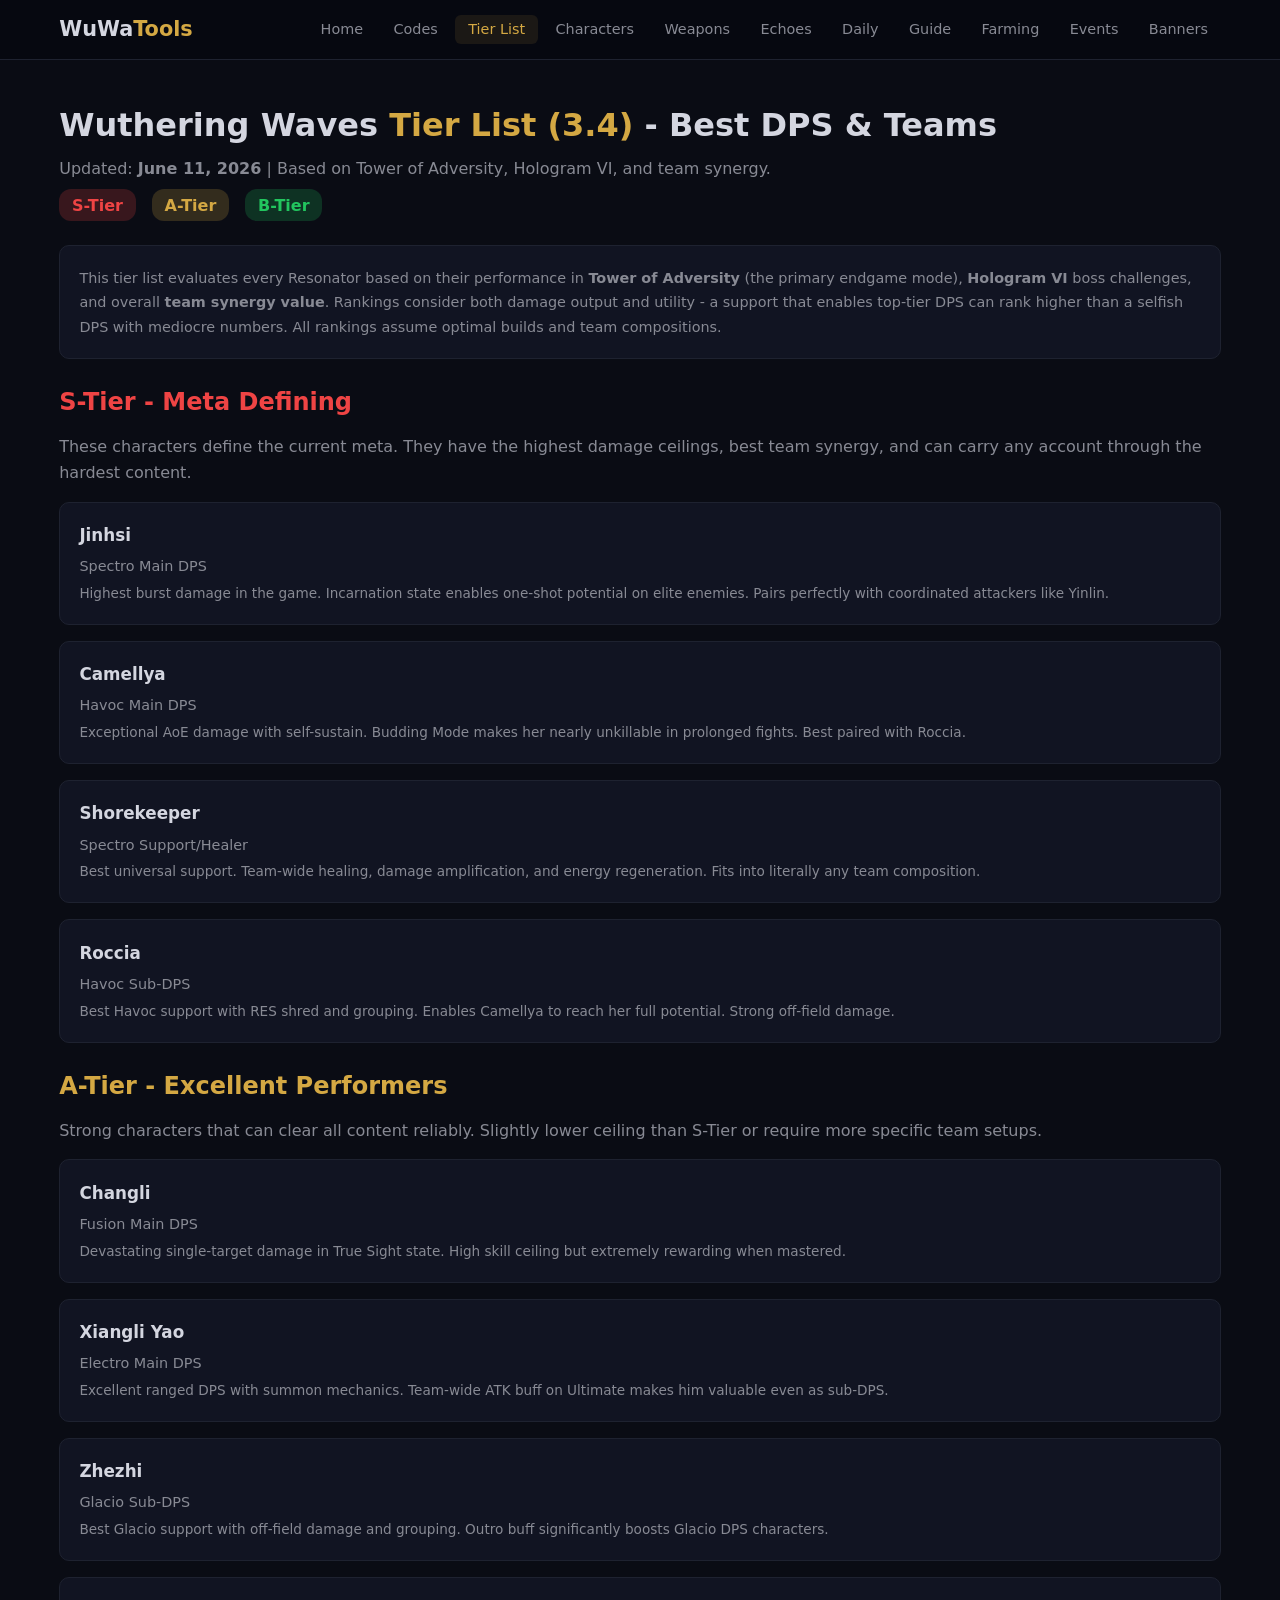
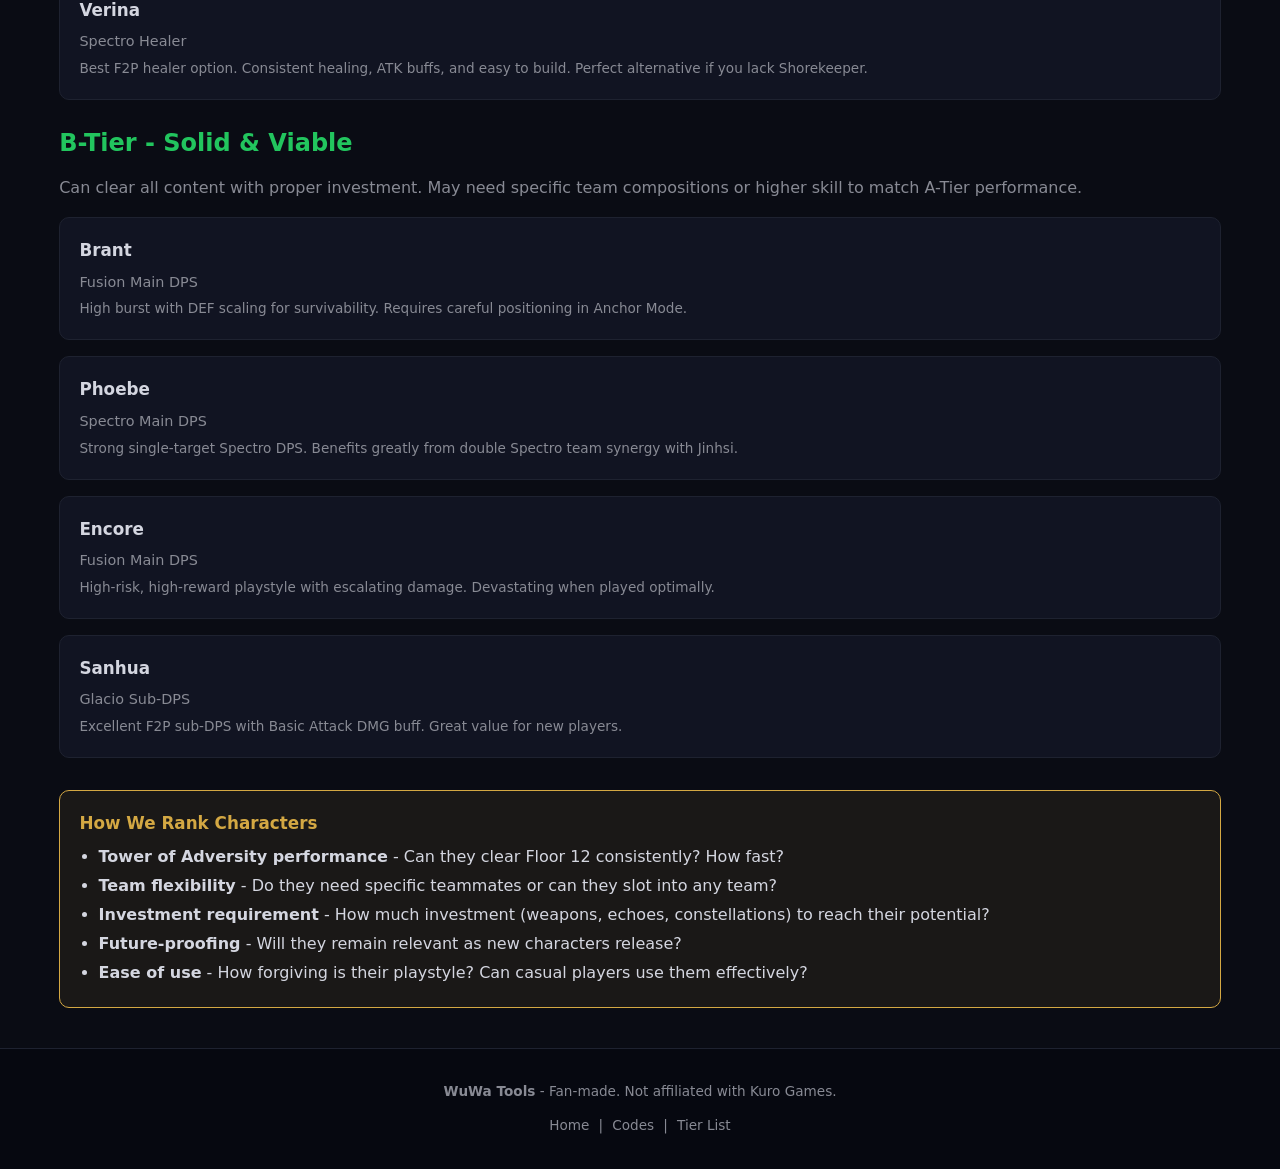
<file: tier-list.html>
<!DOCTYPE html>
<html lang="en">
<head>
    <meta charset="UTF-8">
    <meta name="viewport" content="width=device-width, initial-scale=1.0">
    <link rel="icon" type="image/svg+xml" href="/favicon.svg">
    <meta name="description" content="Wuthering Waves tier list for version 3.4. Best characters ranked for Tower of Adversity, Hologram & all content.">
    <meta property="og:title" content="Wuthering Waves Tier List (3.1) - Best Characters, DPS Rankings & Teams">
    <meta property="og:description" content="Wuthering Waves tier list for version 3.1. Best characters ranked for Tower of Adversity, Hologram & all content.">
    <meta property="og:url" content="https://wuwatools.online/tier-list.html">
    <meta property="og:type" content="website">
    <meta name="twitter:card" content="summary_large_image">
    <link rel="canonical" href="https://wuwatools.online/tier-list.html">
    <title>Wuthering Waves Tier List (3.1) - Best Characters, DPS Rankings & Teams</title>
    <link rel="stylesheet" href="style.css">
    <script async src="https://pagead2.googlesyndication.com/pagead/js/adsbygoogle.js?client=ca-pub-6874021376358424" crossorigin="anonymous"></script>
</head>
<body>
    <nav class="navbar">
        <div class="nav-container">
            <a href="/" class="logo">WuWa<span class="hl">Tools</span></a>
            <button class="menu-toggle" aria-label="Toggle menu">Menu</button>
            <ul class="nav-links">
                <li><a href="/">Home</a></li>
<li><a href="codes.html">Codes</a></li>
<li><a href="tier-list.html" class="active">Tier List</a></li>
<li><a href="characters.html">Characters</a></li>
<li><a href="weapons.html">Weapons</a></li>
<li><a href="echoes.html">Echoes</a></li>
<li><a href="daily-checklist.html">Daily</a></li>
<li><a href="guide-beginners.html">Guide</a></li>
<li><a href="farming-guide.html">Farming</a></li>
<li><a href="events.html">Events</a></li>
<li><a href="banners.html">Banners</a></li>
            </ul>
        </div>
    </nav>
    <main class="section">

        <h1 style="font-size:2rem;margin-bottom:0.3rem;">Wuthering Waves <span class="hl">Tier List (3.4)</span> - Best DPS & Teams</h1>
        <p style="color:var(--text-dim);margin-bottom:0.5rem;">Updated: <strong>June 11, 2026</strong> | Based on Tower of Adversity, Hologram VI, and team synergy.</p>
        <div style="display:flex;gap:1rem;margin-bottom:1.5rem;flex-wrap:wrap;">
            <span style="background:rgba(239,68,68,0.2);color:#ef4444;padding:0.2rem 0.8rem;border-radius:12px;font-weight:700;">S-Tier</span>
            <span style="background:rgba(212,168,67,0.2);color:var(--hl);padding:0.2rem 0.8rem;border-radius:12px;font-weight:700;">A-Tier</span>
            <span style="background:rgba(34,197,94,0.2);color:#22c55e;padding:0.2rem 0.8rem;border-radius:12px;font-weight:700;">B-Tier</span>
        </div>
        <div class="card" style="margin-bottom:1.5rem;padding:1.2rem;">
            <p style="line-height:1.7;">This tier list evaluates every Resonator based on their performance in <strong>Tower of Adversity</strong> (the primary endgame mode), <strong>Hologram VI</strong> boss challenges, and overall <strong>team synergy value</strong>. Rankings consider both damage output and utility - a support that enables top-tier DPS can rank higher than a selfish DPS with mediocre numbers. All rankings assume optimal builds and team compositions.</p>
        </div>
        <h2 style="color:#ef4444;margin-bottom:0.8rem;">S-Tier - Meta Defining</h2>
        <p style="color:var(--text-dim);margin-bottom:1rem;">These characters define the current meta. They have the highest damage ceilings, best team synergy, and can carry any account through the hardest content.</p>
        <div class="card-grid grid-2" style="margin-bottom:1.5rem;">
            <div class="card"><h3>Jinhsi</h3><p>Spectro Main DPS</p><p style="font-size:0.85rem;margin-top:0.3rem;">Highest burst damage in the game. Incarnation state enables one-shot potential on elite enemies. Pairs perfectly with coordinated attackers like Yinlin.</p></div>
            <div class="card"><h3>Camellya</h3><p>Havoc Main DPS</p><p style="font-size:0.85rem;margin-top:0.3rem;">Exceptional AoE damage with self-sustain. Budding Mode makes her nearly unkillable in prolonged fights. Best paired with Roccia.</p></div>
            <div class="card"><h3>Shorekeeper</h3><p>Spectro Support/Healer</p><p style="font-size:0.85rem;margin-top:0.3rem;">Best universal support. Team-wide healing, damage amplification, and energy regeneration. Fits into literally any team composition.</p></div>
            <div class="card"><h3>Roccia</h3><p>Havoc Sub-DPS</p><p style="font-size:0.85rem;margin-top:0.3rem;">Best Havoc support with RES shred and grouping. Enables Camellya to reach her full potential. Strong off-field damage.</p></div>
        </div>
        <h2 style="color:var(--hl);margin-bottom:0.8rem;">A-Tier - Excellent Performers</h2>
        <p style="color:var(--text-dim);margin-bottom:1rem;">Strong characters that can clear all content reliably. Slightly lower ceiling than S-Tier or require more specific team setups.</p>
        <div class="card-grid grid-2" style="margin-bottom:1.5rem;">
            <div class="card"><h3>Changli</h3><p>Fusion Main DPS</p><p style="font-size:0.85rem;margin-top:0.3rem;">Devastating single-target damage in True Sight state. High skill ceiling but extremely rewarding when mastered.</p></div>
            <div class="card"><h3>Xiangli Yao</h3><p>Electro Main DPS</p><p style="font-size:0.85rem;margin-top:0.3rem;">Excellent ranged DPS with summon mechanics. Team-wide ATK buff on Ultimate makes him valuable even as sub-DPS.</p></div>
            <div class="card"><h3>Zhezhi</h3><p>Glacio Sub-DPS</p><p style="font-size:0.85rem;margin-top:0.3rem;">Best Glacio support with off-field damage and grouping. Outro buff significantly boosts Glacio DPS characters.</p></div>
            <div class="card"><h3>Verina</h3><p>Spectro Healer</p><p style="font-size:0.85rem;margin-top:0.3rem;">Best F2P healer option. Consistent healing, ATK buffs, and easy to build. Perfect alternative if you lack Shorekeeper.</p></div>
        </div>
        <h2 style="color:#22c55e;margin-bottom:0.8rem;">B-Tier - Solid & Viable</h2>
        <p style="color:var(--text-dim);margin-bottom:1rem;">Can clear all content with proper investment. May need specific team compositions or higher skill to match A-Tier performance.</p>
        <div class="card-grid grid-2" style="margin-bottom:1.5rem;">
            <div class="card"><h3>Brant</h3><p>Fusion Main DPS</p><p style="font-size:0.85rem;margin-top:0.3rem;">High burst with DEF scaling for survivability. Requires careful positioning in Anchor Mode.</p></div>
            <div class="card"><h3>Phoebe</h3><p>Spectro Main DPS</p><p style="font-size:0.85rem;margin-top:0.3rem;">Strong single-target Spectro DPS. Benefits greatly from double Spectro team synergy with Jinhsi.</p></div>
            <div class="card"><h3>Encore</h3><p>Fusion Main DPS</p><p style="font-size:0.85rem;margin-top:0.3rem;">High-risk, high-reward playstyle with escalating damage. Devastating when played optimally.</p></div>
            <div class="card"><h3>Sanhua</h3><p>Glacio Sub-DPS</p><p style="font-size:0.85rem;margin-top:0.3rem;">Excellent F2P sub-DPS with Basic Attack DMG buff. Great value for new players.</p></div>
        </div>
        <div class="card" style="margin-top:2rem;padding:1.2rem;background:rgba(212,168,67,0.08);border:1px solid var(--hl);">
            <h3 style="color:var(--hl);">How We Rank Characters</h3>
            <ul style="line-height:1.8;padding-left:1.2rem;">
                <li><strong>Tower of Adversity performance</strong> - Can they clear Floor 12 consistently? How fast?</li>
                <li><strong>Team flexibility</strong> - Do they need specific teammates or can they slot into any team?</li>
                <li><strong>Investment requirement</strong> - How much investment (weapons, echoes, constellations) to reach their potential?</li>
                <li><strong>Future-proofing</strong> - Will they remain relevant as new characters release?</li>
                <li><strong>Ease of use</strong> - How forgiving is their playstyle? Can casual players use them effectively?</li>
            </ul>
        </div>

    </main>
    <footer>
        <div class="footer-content">
            <p><strong>WuWa Tools</strong> - Fan-made. Not affiliated with Kuro Games.</p>
            <div class="footer-links"><a href="/">Home</a> | <a href="codes.html">Codes</a> | <a href="tier-list.html">Tier List</a></div>
        </div>
    </footer>
    <script src="main.js"></script>
</body>
</html>
</file>
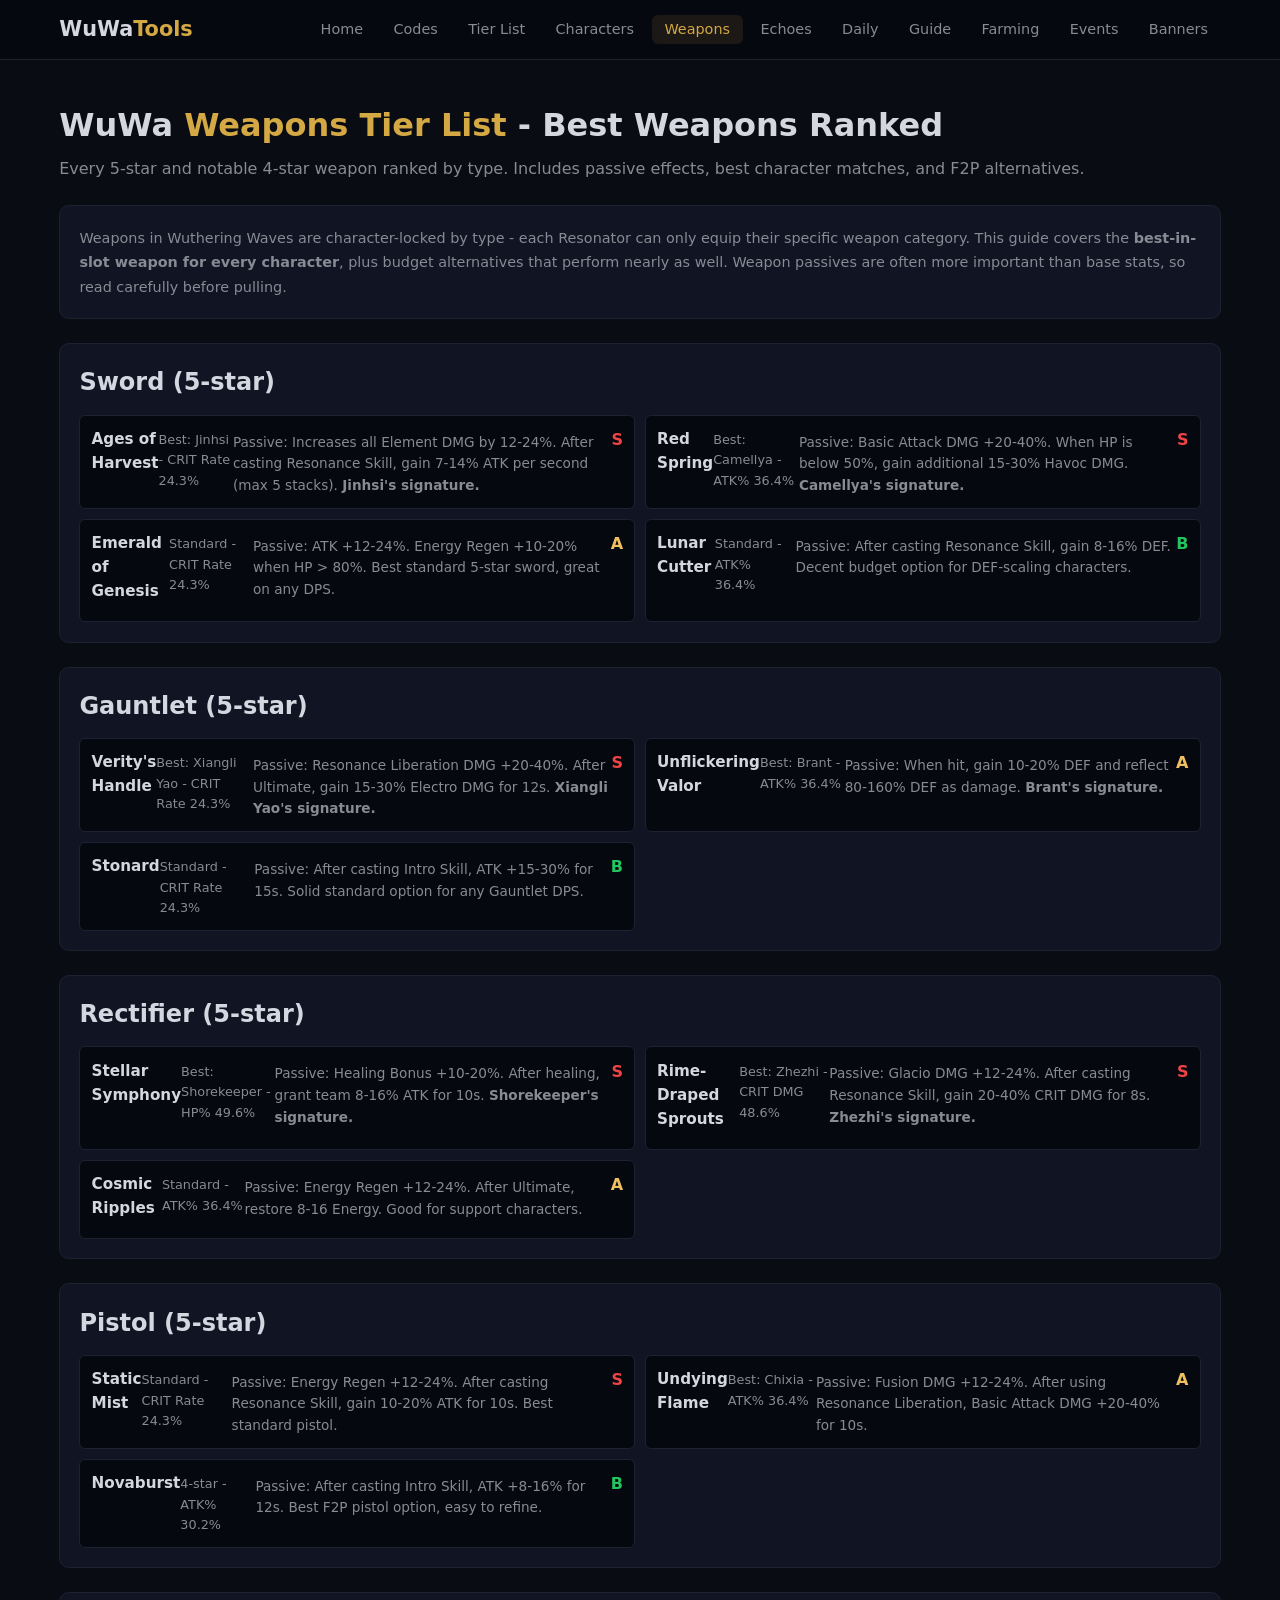
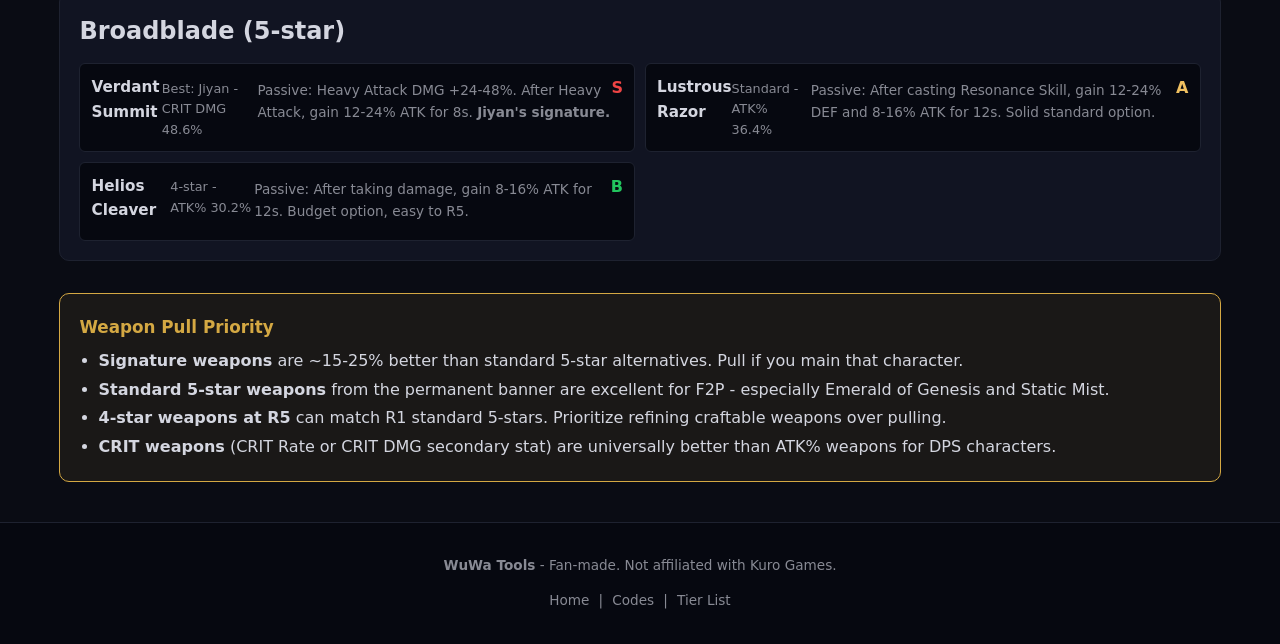
<file: weapons.html>
<!DOCTYPE html>
<html lang="en">
<head>
    <meta charset="UTF-8">
    <meta name="viewport" content="width=device-width, initial-scale=1.0">
    <link rel="icon" type="image/svg+xml" href="/favicon.svg">
    <meta name="description" content="Wuthering Waves weapons tier list with stats, best characters & comparisons for all weapon types.">
    <meta property="og:title" content="Wuthering Waves Weapons Tier List - Best Weapons & Stat Guide">
    <meta property="og:description" content="Wuthering Waves weapons tier list with stats, best characters & comparisons for all weapon types.">
    <meta property="og:url" content="https://wuwatools.online/weapons.html">
    <meta property="og:type" content="website">
    <meta name="twitter:card" content="summary_large_image">
    <link rel="canonical" href="https://wuwatools.online/weapons.html">
    <title>Wuthering Waves Weapons Tier List - Best Weapons & Stat Guide</title>
    <link rel="stylesheet" href="style.css">
    <script async src="https://pagead2.googlesyndication.com/pagead/js/adsbygoogle.js?client=ca-pub-6874021376358424" crossorigin="anonymous"></script>
</head>
<body>
    <nav class="navbar">
        <div class="nav-container">
            <a href="/" class="logo">WuWa<span class="hl">Tools</span></a>
            <button class="menu-toggle" aria-label="Toggle menu">Menu</button>
            <ul class="nav-links">
                <li><a href="/">Home</a></li>
<li><a href="codes.html">Codes</a></li>
<li><a href="tier-list.html">Tier List</a></li>
<li><a href="characters.html">Characters</a></li>
<li><a href="weapons.html" class="active">Weapons</a></li>
<li><a href="echoes.html">Echoes</a></li>
<li><a href="daily-checklist.html">Daily</a></li>
<li><a href="guide-beginners.html">Guide</a></li>
<li><a href="farming-guide.html">Farming</a></li>
<li><a href="events.html">Events</a></li>
<li><a href="banners.html">Banners</a></li>
            </ul>
        </div>
    </nav>
    <main class="section">

        <h1 style="font-size:2rem;margin-bottom:0.3rem;">WuWa <span class="hl">Weapons Tier List</span> - Best Weapons Ranked</h1>
        <p style="color:var(--text-dim);margin-bottom:1.5rem;">Every 5-star and notable 4-star weapon ranked by type. Includes passive effects, best character matches, and F2P alternatives.</p>
        <div class="card" style="margin-bottom:1.5rem;padding:1.2rem;">
            <p style="line-height:1.7;">Weapons in Wuthering Waves are character-locked by type - each Resonator can only equip their specific weapon category. This guide covers the <strong>best-in-slot weapon for every character</strong>, plus budget alternatives that perform nearly as well. Weapon passives are often more important than base stats, so read carefully before pulling.</p>
        </div>
        <div class="card" style="margin-bottom:1.5rem;">
            <h2 style="margin-bottom:0.8rem;">Sword (5-star)</h2>
            <div class="weapon-grid">
                <div class="weapon-card"><h3>Ages of Harvest</h3><p>Best: Jinhsi - CRIT Rate 24.3%</p><p style="font-size:0.85rem;margin-top:0.3rem;">Passive: Increases all Element DMG by 12-24%. After casting Resonance Skill, gain 7-14% ATK per second (max 5 stacks). <strong>Jinhsi's signature.</strong></p><span class="tier-s">S</span></div>
                <div class="weapon-card"><h3>Red Spring</h3><p>Best: Camellya - ATK% 36.4%</p><p style="font-size:0.85rem;margin-top:0.3rem;">Passive: Basic Attack DMG +20-40%. When HP is below 50%, gain additional 15-30% Havoc DMG. <strong>Camellya's signature.</strong></p><span class="tier-s">S</span></div>
                <div class="weapon-card"><h3>Emerald of Genesis</h3><p>Standard - CRIT Rate 24.3%</p><p style="font-size:0.85rem;margin-top:0.3rem;">Passive: ATK +12-24%. Energy Regen +10-20% when HP > 80%. Best standard 5-star sword, great on any DPS.</p><span class="tier-a">A</span></div>
                <div class="weapon-card"><h3>Lunar Cutter</h3><p>Standard - ATK% 36.4%</p><p style="font-size:0.85rem;margin-top:0.3rem;">Passive: After casting Resonance Skill, gain 8-16% DEF. Decent budget option for DEF-scaling characters.</p><span class="tier-b">B</span></div>
            </div>
        </div>
        <div class="card" style="margin-bottom:1.5rem;">
            <h2 style="margin-bottom:0.8rem;">Gauntlet (5-star)</h2>
            <div class="weapon-grid">
                <div class="weapon-card"><h3>Verity's Handle</h3><p>Best: Xiangli Yao - CRIT Rate 24.3%</p><p style="font-size:0.85rem;margin-top:0.3rem;">Passive: Resonance Liberation DMG +20-40%. After Ultimate, gain 15-30% Electro DMG for 12s. <strong>Xiangli Yao's signature.</strong></p><span class="tier-s">S</span></div>
                <div class="weapon-card"><h3>Unflickering Valor</h3><p>Best: Brant - ATK% 36.4%</p><p style="font-size:0.85rem;margin-top:0.3rem;">Passive: When hit, gain 10-20% DEF and reflect 80-160% DEF as damage. <strong>Brant's signature.</strong></p><span class="tier-a">A</span></div>
                <div class="weapon-card"><h3>Stonard</h3><p>Standard - CRIT Rate 24.3%</p><p style="font-size:0.85rem;margin-top:0.3rem;">Passive: After casting Intro Skill, ATK +15-30% for 15s. Solid standard option for any Gauntlet DPS.</p><span class="tier-b">B</span></div>
            </div>
        </div>
        <div class="card" style="margin-bottom:1.5rem;">
            <h2 style="margin-bottom:0.8rem;">Rectifier (5-star)</h2>
            <div class="weapon-grid">
                <div class="weapon-card"><h3>Stellar Symphony</h3><p>Best: Shorekeeper - HP% 49.6%</p><p style="font-size:0.85rem;margin-top:0.3rem;">Passive: Healing Bonus +10-20%. After healing, grant team 8-16% ATK for 10s. <strong>Shorekeeper's signature.</strong></p><span class="tier-s">S</span></div>
                <div class="weapon-card"><h3>Rime-Draped Sprouts</h3><p>Best: Zhezhi - CRIT DMG 48.6%</p><p style="font-size:0.85rem;margin-top:0.3rem;">Passive: Glacio DMG +12-24%. After casting Resonance Skill, gain 20-40% CRIT DMG for 8s. <strong>Zhezhi's signature.</strong></p><span class="tier-s">S</span></div>
                <div class="weapon-card"><h3>Cosmic Ripples</h3><p>Standard - ATK% 36.4%</p><p style="font-size:0.85rem;margin-top:0.3rem;">Passive: Energy Regen +12-24%. After Ultimate, restore 8-16 Energy. Good for support characters.</p><span class="tier-a">A</span></div>
            </div>
        </div>
        <div class="card" style="margin-bottom:1.5rem;">
            <h2 style="margin-bottom:0.8rem;">Pistol (5-star)</h2>
            <div class="weapon-grid">
                <div class="weapon-card"><h3>Static Mist</h3><p>Standard - CRIT Rate 24.3%</p><p style="font-size:0.85rem;margin-top:0.3rem;">Passive: Energy Regen +12-24%. After casting Resonance Skill, gain 10-20% ATK for 10s. Best standard pistol.</p><span class="tier-s">S</span></div>
                <div class="weapon-card"><h3>Undying Flame</h3><p>Best: Chixia - ATK% 36.4%</p><p style="font-size:0.85rem;margin-top:0.3rem;">Passive: Fusion DMG +12-24%. After using Resonance Liberation, Basic Attack DMG +20-40% for 10s.</p><span class="tier-a">A</span></div>
                <div class="weapon-card"><h3>Novaburst</h3><p>4-star - ATK% 30.2%</p><p style="font-size:0.85rem;margin-top:0.3rem;">Passive: After casting Intro Skill, ATK +8-16% for 12s. Best F2P pistol option, easy to refine.</p><span class="tier-b">B</span></div>
            </div>
        </div>
        <div class="card" style="margin-bottom:1.5rem;">
            <h2 style="margin-bottom:0.8rem;">Broadblade (5-star)</h2>
            <div class="weapon-grid">
                <div class="weapon-card"><h3>Verdant Summit</h3><p>Best: Jiyan - CRIT DMG 48.6%</p><p style="font-size:0.85rem;margin-top:0.3rem;">Passive: Heavy Attack DMG +24-48%. After Heavy Attack, gain 12-24% ATK for 8s. <strong>Jiyan's signature.</strong></p><span class="tier-s">S</span></div>
                <div class="weapon-card"><h3>Lustrous Razor</h3><p>Standard - ATK% 36.4%</p><p style="font-size:0.85rem;margin-top:0.3rem;">Passive: After casting Resonance Skill, gain 12-24% DEF and 8-16% ATK for 12s. Solid standard option.</p><span class="tier-a">A</span></div>
                <div class="weapon-card"><h3>Helios Cleaver</h3><p>4-star - ATK% 30.2%</p><p style="font-size:0.85rem;margin-top:0.3rem;">Passive: After taking damage, gain 8-16% ATK for 12s. Budget option, easy to R5.</p><span class="tier-b">B</span></div>
            </div>
        </div>
        <div class="card" style="margin-top:2rem;padding:1.2rem;background:rgba(212,168,67,0.08);border:1px solid var(--hl);">
            <h3 style="color:var(--hl);">Weapon Pull Priority</h3>
            <ul style="line-height:1.8;padding-left:1.2rem;">
                <li><strong>Signature weapons</strong> are ~15-25% better than standard 5-star alternatives. Pull if you main that character.</li>
                <li><strong>Standard 5-star weapons</strong> from the permanent banner are excellent for F2P - especially Emerald of Genesis and Static Mist.</li>
                <li><strong>4-star weapons at R5</strong> can match R1 standard 5-stars. Prioritize refining craftable weapons over pulling.</li>
                <li><strong>CRIT weapons</strong> (CRIT Rate or CRIT DMG secondary stat) are universally better than ATK% weapons for DPS characters.</li>
            </ul>
        </div>

    </main>
    <footer>
        <div class="footer-content">
            <p><strong>WuWa Tools</strong> - Fan-made. Not affiliated with Kuro Games.</p>
            <div class="footer-links"><a href="/">Home</a> | <a href="codes.html">Codes</a> | <a href="tier-list.html">Tier List</a></div>
        </div>
    </footer>
    <script src="main.js"></script>
</body>
</html>
</file>
<file: style.css>
/* === Reset & Base === */
*, *::before, *::after { box-sizing: border-box; margin: 0; padding: 0; }

:root {
    --bg: #0a0c14;
    --bg-card: #111422;
    --bg-dark: #060810;
    --text: #d4d6e0;
    --text-dim: #888a94;
    --hl: #d4a843;
    --hl-bright: #f0c060;
    --border: #1e2230;
    --radius: 10px;
    --max-w: 1200px;
}

body {
    font-family: -apple-system, BlinkMacSystemFont, 'Segoe UI', system-ui, sans-serif;
    background: var(--bg);
    color: var(--text);
    line-height: 1.6;
}

.hl { color: var(--hl); }

/* === Navbar === */
.navbar {
    background: var(--bg-dark);
    border-bottom: 1px solid var(--border);
    position: sticky; top: 0; z-index: 100;
}
.nav-container {
    max-width: var(--max-w); margin: 0 auto;
    display: flex; align-items: center; justify-content: space-between;
    padding: 0.8rem 1.2rem; flex-wrap: wrap;
}
.logo {
    font-size: 1.3rem; font-weight: 700; color: var(--text);
    text-decoration: none;
}
.nav-links {
    list-style: none; display: flex; gap: 0.3rem; flex-wrap: wrap;
}
.nav-links a {
    color: var(--text-dim); text-decoration: none;
    padding: 0.4rem 0.8rem; border-radius: 6px; font-size: 0.9rem;
    transition: all 0.2s;
}
.nav-links a:hover, .nav-links a.active { color: var(--hl); background: rgba(212,168,67,0.1); }
.nav-codes { font-weight: 600; }
.menu-toggle { display: none; background: none; border: none; color: var(--text); font-size: 1.5rem; cursor: pointer; }

/* === Hero === */
.hero {
    text-align: center; padding: 3.5rem 1.2rem;
    background: linear-gradient(180deg, #0d1120 0%, var(--bg) 100%);
}
.hero-content { max-width: 800px; margin: 0 auto; }
.hero-badge {
    display: inline-block; background: rgba(212,168,67,0.15);
    color: var(--hl); padding: 0.3rem 1rem; border-radius: 20px;
    font-size: 0.85rem; margin-bottom: 1.2rem;
}
.hero h1 { font-size: 2.4rem; margin-bottom: 0.6rem; line-height: 1.3; }
.hero-sub { color: var(--text-dim); font-size: 1.05rem; max-width: 620px; margin: 0 auto 1.5rem; }
.hero-cta { display: flex; gap: 0.6rem; justify-content: center; flex-wrap: wrap; margin-bottom: 2rem; }

.btn {
    display: inline-block; padding: 0.6rem 1.4rem; border-radius: 8px;
    font-size: 0.95rem; font-weight: 600; text-decoration: none;
    transition: all 0.2s; cursor: pointer; border: none;
}
.btn-primary { background: var(--hl); color: #111; }
.btn-primary:hover { background: var(--hl-bright); }
.btn-secondary { background: var(--bg-card); color: var(--text); border: 1px solid var(--border); }
.btn-secondary:hover { background: var(--border); }
.btn-small { padding: 0.4rem 1rem; font-size: 0.85rem; }

.hero-stats {
    display: flex; gap: 1.5rem; justify-content: center; flex-wrap: wrap;
}
.stat { color: var(--text-dim); font-size: 0.9rem; }
.stat-num { color: var(--hl); font-weight: 700; font-size: 1.1rem; display: block; }

/* === Sections === */
.section { max-width: var(--max-w); margin: 0 auto; padding: 2.5rem 1.2rem; }
.section-dark { background: var(--bg-dark); border-top: 1px solid var(--border); border-bottom: 1px solid var(--border); }
.section-title { font-size: 1.5rem; margin-bottom: 1.5rem; }

/* === Card Grid === */
.card-grid { display: grid; gap: 1rem; }
.grid-3 { grid-template-columns: repeat(3, 1fr); }
.grid-4 { grid-template-columns: repeat(4, 1fr); }

.card {
    background: var(--bg-card); border: 1px solid var(--border);
    border-radius: var(--radius); padding: 1.2rem;
    transition: all 0.2s;
}
.card-link { text-decoration: none; color: var(--text); display: block; }
.card-link:hover { border-color: var(--hl); transform: translateY(-2px); }
.card-icon { font-size: 2rem; margin-bottom: 0.5rem; }
.card h3 { font-size: 1.05rem; margin-bottom: 0.4rem; }
.card p { color: var(--text-dim); font-size: 0.9rem; }
.card-badge {
    display: inline-block; padding: 0.15rem 0.6rem; border-radius: 12px;
    font-size: 0.75rem; font-weight: 600; margin-top: 0.6rem;
    background: var(--border); color: var(--text-dim);
}
.card-badge.new { background: rgba(212,168,67,0.2); color: var(--hl-bright); }

/* === Code List === */
.code-list { display: flex; flex-direction: column; gap: 0.6rem; }
.code-item {
    display: flex; align-items: center; justify-content: space-between;
    background: var(--bg-card); border: 1px solid var(--border);
    border-radius: 8px; padding: 0.8rem 1.2rem; flex-wrap: wrap; gap: 0.5rem;
}
.code-text {
    font-family: 'Courier New', monospace; font-size: 1.1rem;
    font-weight: 700; color: var(--hl-bright); letter-spacing: 1px;
}
.code-reward { color: var(--text-dim); font-size: 0.9rem; }
.code-status {
    padding: 0.2rem 0.8rem; border-radius: 12px;
    font-size: 0.75rem; font-weight: 700; white-space: nowrap;
}
.status-live { background: rgba(34,197,94,0.15); color: #22c55e; }
.status-expired { background: rgba(239,68,68,0.15); color: #ef4444; }

/* === Update List === */
.update-list { display: flex; flex-direction: column; gap: 0.5rem; }
.update-item {
    display: flex; gap: 1rem; font-size: 0.9rem;
    padding: 0.5rem 0; border-bottom: 1px solid var(--border);
}
.update-date {
    color: var(--hl); font-weight: 600; white-space: nowrap;
    min-width: 90px;
}

/* === Footer === */
footer {
    background: var(--bg-dark); border-top: 1px solid var(--border);
    text-align: center; padding: 2rem 1.2rem; color: var(--text-dim); font-size: 0.85rem;
}
.footer-content { max-width: var(--max-w); margin: 0 auto; }
.footer-links { margin-top: 0.8rem; }
.footer-links a { color: var(--text-dim); text-decoration: none; margin: 0 0.3rem; }
.footer-links a:hover { color: var(--hl); }

/* === Checklist === */
.checklist { display: flex; flex-direction: column; gap: 0.4rem; }
.check-item {
    display: flex; align-items: center; gap: 0.6rem;
    background: var(--bg-dark); padding: 0.5rem 0.8rem; border-radius: 6px;
    cursor: pointer; font-size: 0.95rem;
}
.check-item input[type="checkbox"] { width: 1.1rem; height: 1.1rem; accent-color: var(--hl); cursor: pointer; }

/* === Table (for tier-list, weapons, etc.) === */
.data-table { width: 100%; border-collapse: collapse; }
.data-table th { text-align: left; padding: 0.6rem 0.8rem; color: var(--text-dim); font-size: 0.85rem; border-bottom: 2px solid var(--border); }
.data-table td { padding: 0.6rem 0.8rem; border-bottom: 1px solid var(--border); font-size: 0.9rem; }
.tier-s { color: #ef4444; font-weight: 700; }
.tier-a { color: var(--hl-bright); font-weight: 700; }
.tier-b { color: #22c55e; font-weight: 700; }

/* === Event List === */
.event-list { display: flex; flex-direction: column; gap: 0.6rem; }
.event-item {
    background: var(--bg-card); border: 1px solid var(--border);
    border-radius: 8px; padding: 1rem;
}
.event-item h3 { font-size: 1rem; margin-bottom: 0.2rem; }
.event-date { color: var(--hl); font-size: 0.8rem; }
.event-item p { color: var(--text-dim); font-size: 0.85rem; margin-top: 0.3rem; }
.event-item.past { opacity: 0.5; }

/* === Weapon Grid === */
.weapon-grid { display: grid; grid-template-columns: repeat(2,1fr); gap: 0.6rem; }
.weapon-card { background: var(--bg-dark); border: 1px solid var(--border); border-radius: 6px; padding: 0.7rem; display: flex; justify-content: space-between; align-items: flex-start; }
.weapon-card h3 { font-size: 0.95rem; }
.weapon-card p { color: var(--text-dim); font-size: 0.8rem; margin-top: 0.2rem; }

/* === Echo Sets === */
.echo-set { background: var(--bg-dark); border: 1px solid var(--border); border-radius: 6px; padding: 0.7rem; margin-bottom: 0.4rem; }
.echo-set h3 { font-size: 0.95rem; margin-bottom: 0.2rem; }
.echo-set p { color: var(--text-dim); font-size: 0.85rem; }

/* === Responsive === */
@media (max-width: 768px) {
    .grid-4 { grid-template-columns: repeat(2, 1fr); }
    .grid-3 { grid-template-columns: 1fr; }
    .hero h1 { font-size: 1.8rem; }
    .hero-stats { gap: 0.8rem; }
    .menu-toggle { display: block; }
    .nav-links { display: none; flex-direction: column; width: 100%; padding-top: 0.5rem; }
    .nav-links.open { display: flex; }
    .code-item { flex-direction: column; align-items: flex-start; }
}
</file>
